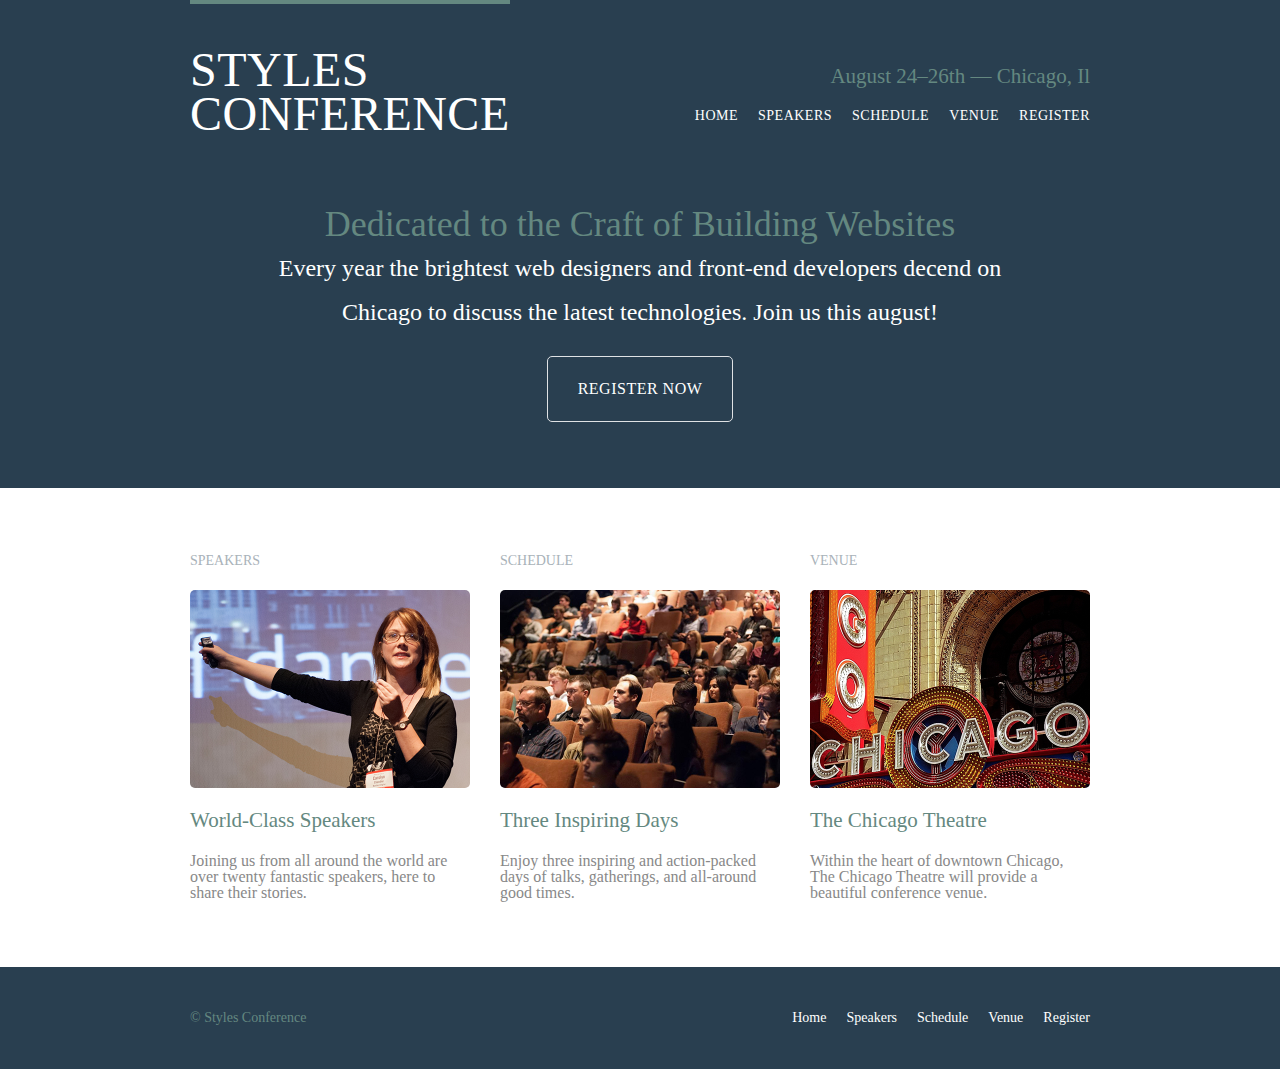
<file: index.html>
<!DOCTYPE html>
<html lang="en">
<head>
  <meta charset="utf-8">
  <link rel="stylesheet" href="./assets/stylesheets/index.css">
  <link rel="stylesheet" href="./assets/stylesheets/main.css">
  <link rel="preconnect" href="https://fonts.googleapis.com">
<link rel="preconnect" href="https://fonts.gstatic.com" crossorigin>
<link href="https://fonts.googleapis.com/css2?family=Comforter&display=swap" rel="stylesheet">
  <title>
  Styles Conference
</title>
</head>
<body>

  <!--Header-->

  <header class="primary-header container group">

  <h1 class="logo">
  <a href="https://reddlake.github.io/styles-conference/">Styles <br> Conference</a>
  </h1>

  <h3 class="tagline">
    August 24&ndash;26th &mdash; Chicago, Il
  </h3>


    <nav class="nav primary-nav">
     <ul>
      <li><a href="https://reddlake.github.io/styles-conference">Home</a></li><!--
     --><li><a href="https://reddlake.github.io/styles-conference/speakers.html">Speakers</a></li><!--
     --><li><a href="https://reddlake.github.io/styles-conference/schedule.html">Schedule</a></li><!--
     --><li><a href="https://reddlake.github.io/styles-conference/venue.html">Venue</a></li><!--
     --><li><a href="https://reddlake.github.io/styles-conference/register.html">Register</a></li>
     </ul>
    </nav>

  </header>

  <!--Hero-->

  <section class="hero container">
    
    <h2>Dedicated to the Craft of Building Websites</h2>

  <p>Every year the brightest web designers
  and front-end developers decend on Chicago
  to discuss the latest technologies. Join us this august!</p>

    <a href="https://reddlake.github.io/styles-conference/register.html" class="btn btn-alt">Register Now</a>

  </section>

      <!--Teasers-->

    <section class="row">
      <div class="grid">

<!-- Speakers -->

      <section class="teaser col-1-3">
      <h5>Speakers</h5>
        <a href="https://reddlake.github.io/styles-conference/speakers.html">
          <img src="assets/images/home/speakers.jpg" alt="Professional Speaker">
      
      <h3>World-Class Speakers</h3>
</a>
      <p>Joining us from all around the world
      are over twenty fantastic speakers,
      here to share their stories.</p>
</section><!--
   schedule 
  --><section class="teaser col-1-3">
    <h5>Schedule</h5>  
    <a href="https://reddlake.github.io/styles-conference/schedule.html">
        <img src="assets/images/home/schedule.jpg">
      
      <h3>Three Inspiring Days</h3>
</a>
      <p>Enjoy three inspiring and action-packed days
      of talks, gatherings, and all-around good times.</p>
    </section><!--
       venue
--><section class="teaser col-1-3">
  <h5>Venue</h5>  
    <a href="https://reddlake.github.io/styles-conference/venue.html">
        <img src="assets/images/home/venue.jpg">
      
      <h3>The Chicago Theatre</h3>
</a>
      <p>Within the heart of downtown Chicago, The Chicago Theatre will provide a beautiful conference venue.</p>
    </section>
      </div>
</section>

  <!--Footer-->

  <footer class="primary-footer container group">
    
    <small>&copy; Styles Conference</small>
    
    <nav class="nav">
      <ul>
       <li><a href="https://reddlake.github.io/styles-conference">Home</a></li><!--
      --><li><a href="https://reddlake.github.io/styles-conference/speakers.html">Speakers</a></li><!--
      --><li><a href="https://reddlake.github.io/styles-conference/schedule.html">Schedule</a></li><!--
      --><li><a href="https://reddlake.github.io/styles-conference/venue.html">Venue</a></li><!--
      --><li><a href="https://reddlake.github.io/styles-conference/register.html">Register</a></li>
      </ul>
     </nav>
  </footer>
</body>
</html>
</file>
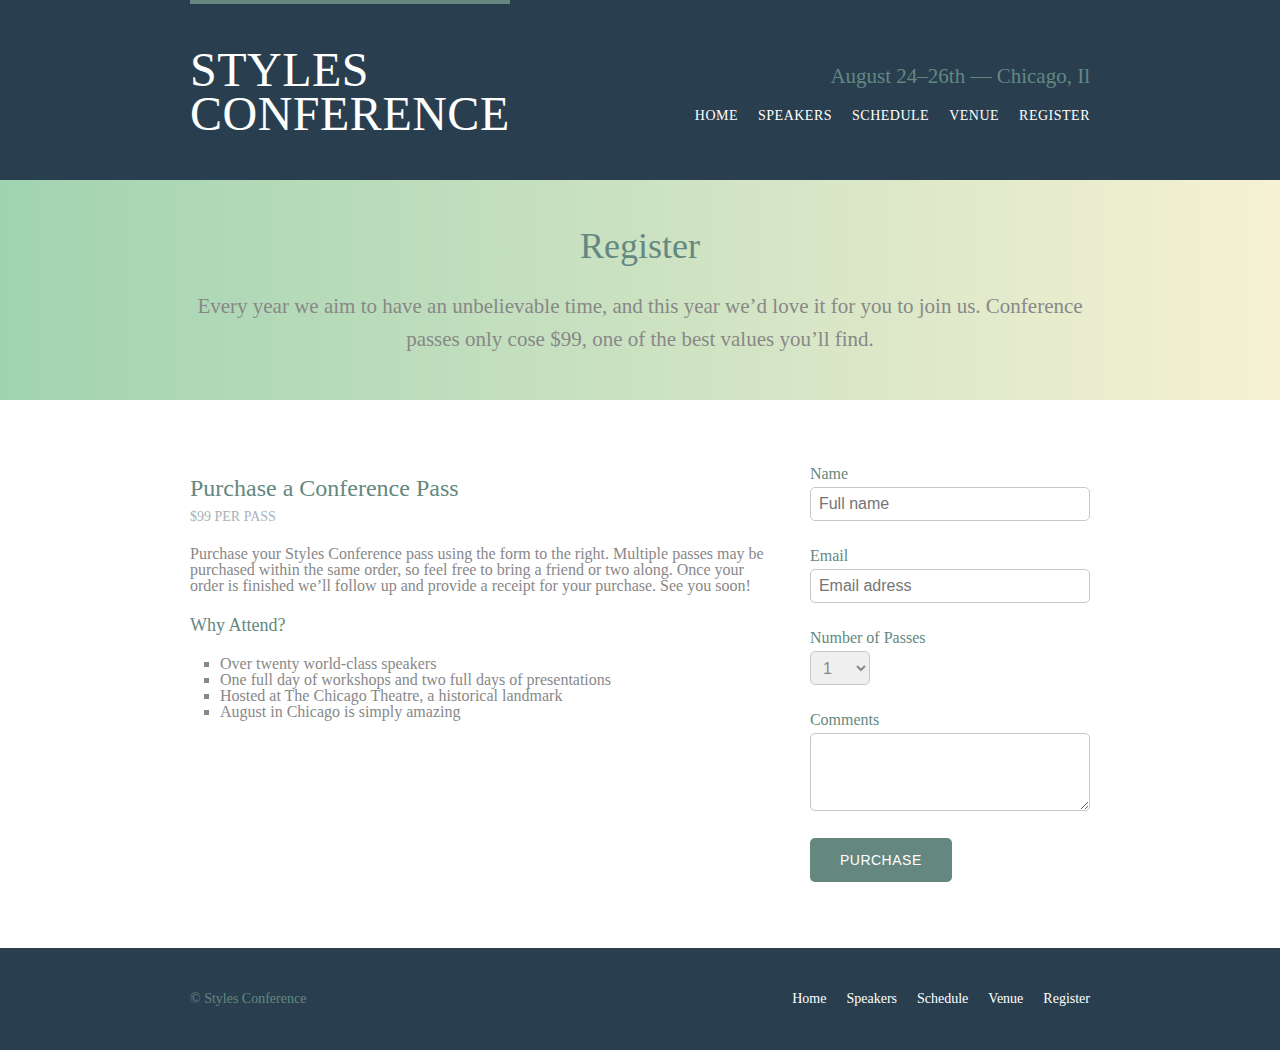
<file: register.html>
<!DOCTYPE html>
<html lang="en">

  <head>
    <meta charset="utf-8">
    <title>Styles Conference</title>
    <link rel="stylesheet" href="./assets/stylesheets/index.css">
    <link rel="stylesheet" href="./assets/stylesheets/main.css">
  </head>

  <body>

    <!-- Header -->

    <header class="primary-header container group">

      <h1 class="logo">
        <a href="https://reddlake.github.io/styles-conference">Styles <br> Conference</a>
      </h1>

      <h3 class="tagline">August 24&ndash;26th &mdash; Chicago, Il</h3>
      
      <nav class="nav primary-nav">
        <ul>
         <li><a href="https://reddlake.github.io/styles-conference">Home</a></li><!--
        --><li><a href="https://reddlake.github.io/styles-conference/speakers.html">Speakers</a></li><!--
        --><li><a href="https://reddlake.github.io/styles-conference/schedule.html">Schedule</a></li><!--
        --><li><a href="https://reddlake.github.io/styles-conference/venue.html">Venue</a></li><!--
        --><li><a href="https://reddlake.github.io/styles-conference/register.html">Register</a></li>
        </ul>
       </nav>

    </header>

    <!-- Lead -->

    <section class="row-alt">
      <div class="lead container">
        <h1>Register</h1>

        <p>Every year we aim to have an unbelievable time,
          and this year we&#8217;d love it for you to join us.
          Conference passes only cose $99, one of the best values you&#8217;ll find.
        </p>

      </div>
    </section>
    <section class="row">
      <div class="grid">
        <section class="col-2-3">
          <h2>Purchase a Conference Pass</h2>
  <h5>$99 per Pass</h5>

  <p>Purchase your Styles Conference pass using the form to the right. Multiple passes may be purchased within the same order, so feel free to bring a friend or two along. Once your order is finished we&#8217;ll follow up and provide a receipt for your purchase. See you soon!</p>

  <h4>Why Attend?</h4>

  <ul class="why-attend">
  <li>Over twenty world-class speakers</li>
    <li>One full day of workshops and two full days of presentations</li>
    <li>Hosted at The Chicago Theatre, a historical landmark</li>
    <li>August in Chicago is simply amazing</li>
  </ul>

  <!-- Form -->
        </section><!--
          
        --><form class="col-1-3" action="#" method="post">
          <fieldset class="register-group">
            <label>
              Name
              <input type="text" name="name" placeholder="Full name" required>
            </label>
            <label>
              Email
              <input type="email" name="email" placeholder="Email adress" required>
            </label>
            <label>
              Number of Passes
              <select name="quantity" required>
                <option value="1" selected>1</option>
                <option value="2">2</option>
                <option value="2">3</option>
                <option value="2">4</option>
                <option value="2">5</option>
              </select>
            </label>
            <label>
              Comments
              <textarea name="comments"></textarea>
            </label>
          </fieldset>
          <input class="btn btn-default" type="submit" name="submit" value="Purchase">
        </form>
      </div>
    </section>

    <!-- Footer -->

    <footer class="primary-footer container group">

      <small>&copy; Styles Conference</small>

      <nav class="nav">
        <ul>
         <li><a href="https://reddlake.github.io/styles-conference">Home</a></li><!--
        --><li><a href="https://reddlake.github.io/styles-conference/speakers.html">Speakers</a></li><!--
        --><li><a href="https://reddlake.github.io/styles-conference/schedule.html">Schedule</a></li><!--
        --><li><a href="https://reddlake.github.io/styles-conference/venue.html">Venue</a></li><!--
        --><li><a href="https://reddlake.github.io/styles-conference/register.html">Register</a></li>
        </ul>
       </nav>

    </footer>

  </body>
</html>
</file>
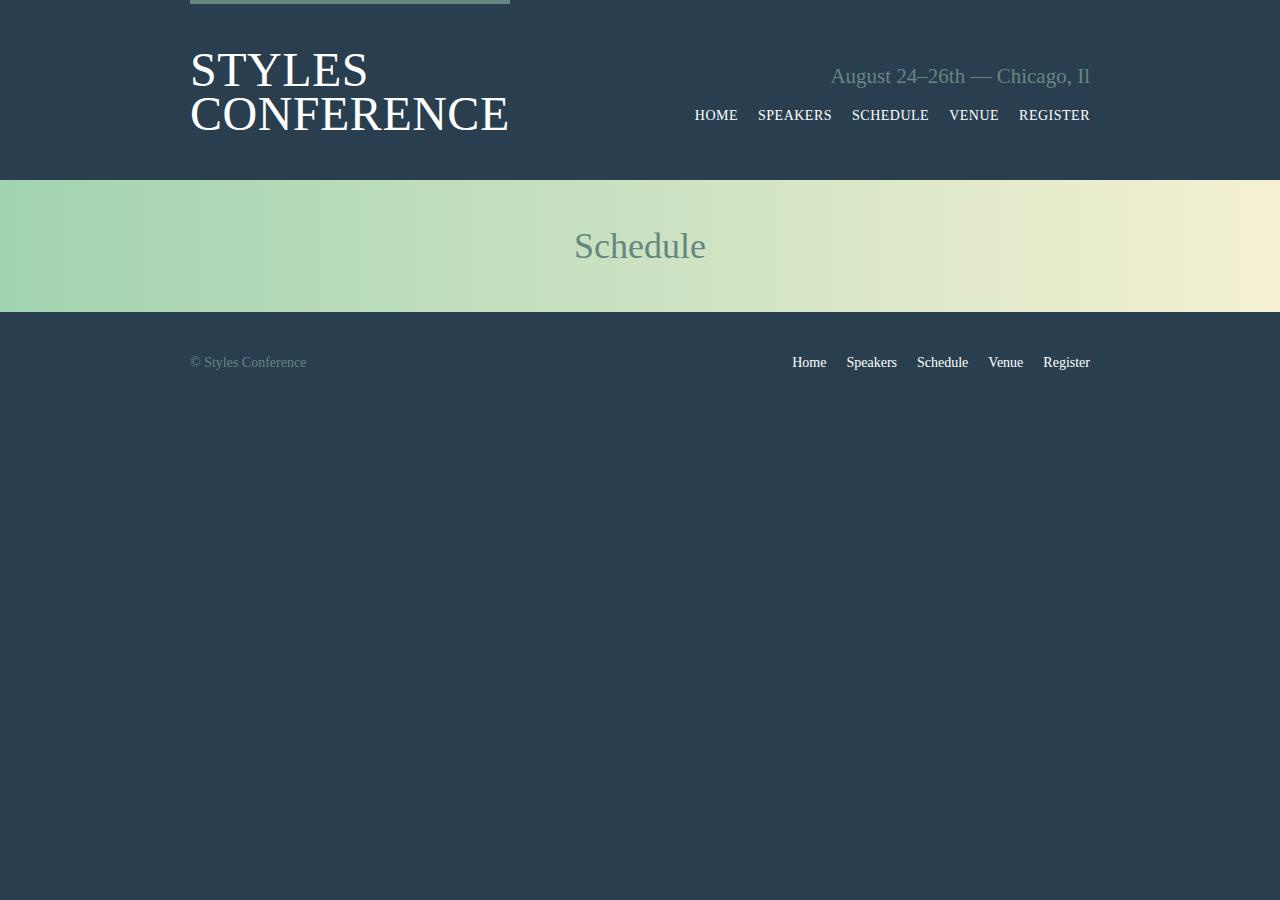
<file: schedule.html>
<!DOCTYPE html>
<html lang="en">

  <head>
    <meta charset="utf-8">
    <title>Styles Conference</title>
    <link rel="stylesheet" href="./assets/stylesheets/index.css">
    <link rel="stylesheet" href="./assets/stylesheets/main.css">
  </head>

  <body>

    <!-- Header -->

    <header class="primary-header container group">

      <h1 class="logo">
        <a href="https://reddlake.github.io/styles-conference">Styles <br> Conference</a>
      </h1>

      <h3 class="tagline">August 24&ndash;26th &mdash; Chicago, Il</h3>

      <nav class="nav primary-nav">
        <ul>
         <li><a href="https://reddlake.github.io/styles-conference">Home</a></li><!--
        --><li><a href="https://reddlake.github.io/styles-conference/speakers.html">Speakers</a></li><!--
        --><li><a href="https://reddlake.github.io/styles-conference/schedule.html">Schedule</a></li><!--
        --><li><a href="https://reddlake.github.io/styles-conference/venue.html">Venue</a></li><!--
        --><li><a href="https://reddlake.github.io/styles-conference/register.html">Register</a></li>
        </ul>
       </nav>

    </header>

    <!-- Lead -->

    <section class="row-alt">
      <div class="lead container">
        <h1>Schedule</h1>
        <p></p>
      </div>
    </section>

    <!-- Footer -->

    <footer class="primary-footer container group">

      <small>&copy; Styles Conference</small>

      <nav class="nav">
        <ul>
         <li><a href="https://reddlake.github.io/styles-conference">Home</a></li><!--
        --><li><a href="https://reddlake.github.io/styles-conference/speakers.html">Speakers</a></li><!--
        --><li><a href="https://reddlake.github.io/styles-conference/schedule.html">Schedule</a></li><!--
        --><li><a href="https://reddlake.github.io/styles-conference/venue.html">Venue</a></li><!--
        --><li><a href="https://reddlake.github.io/styles-conference/register.html">Register</a></li>
        </ul>
       </nav>

    </footer>

  </body>
</html>
</file>
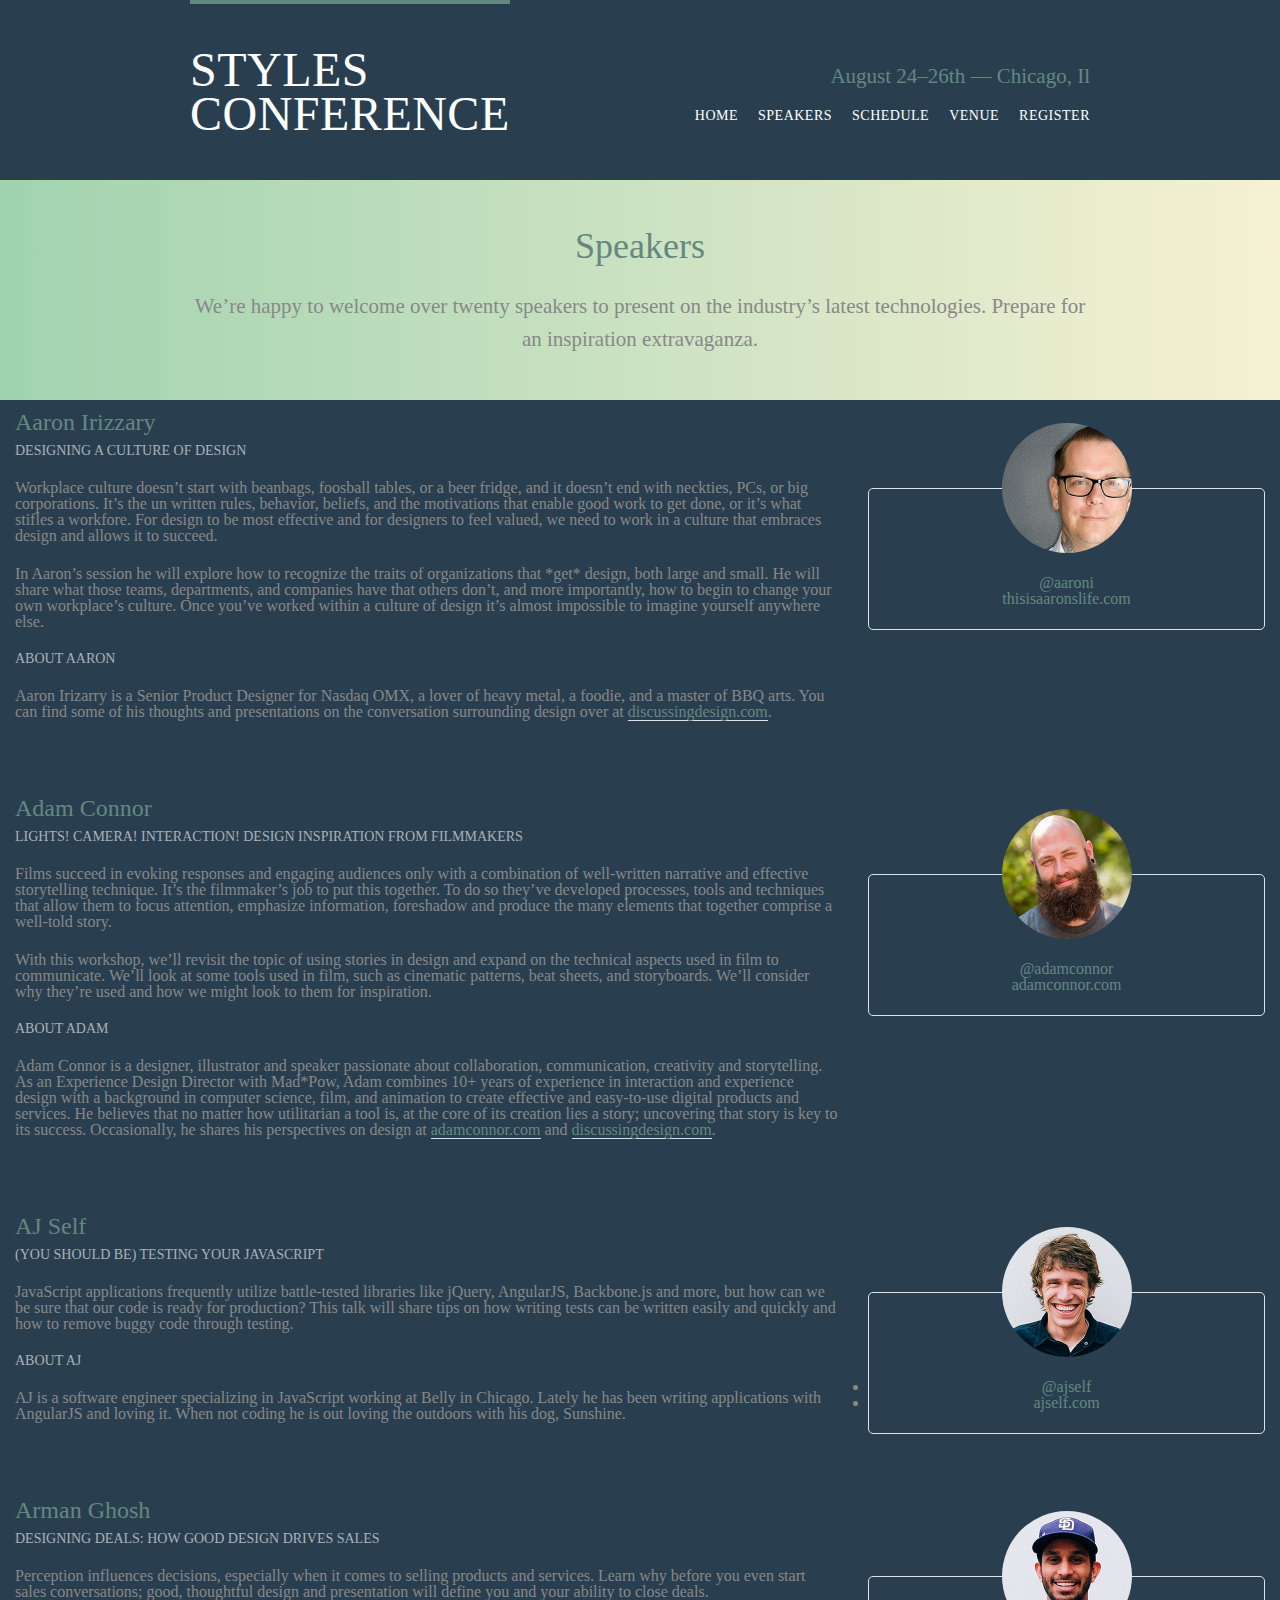
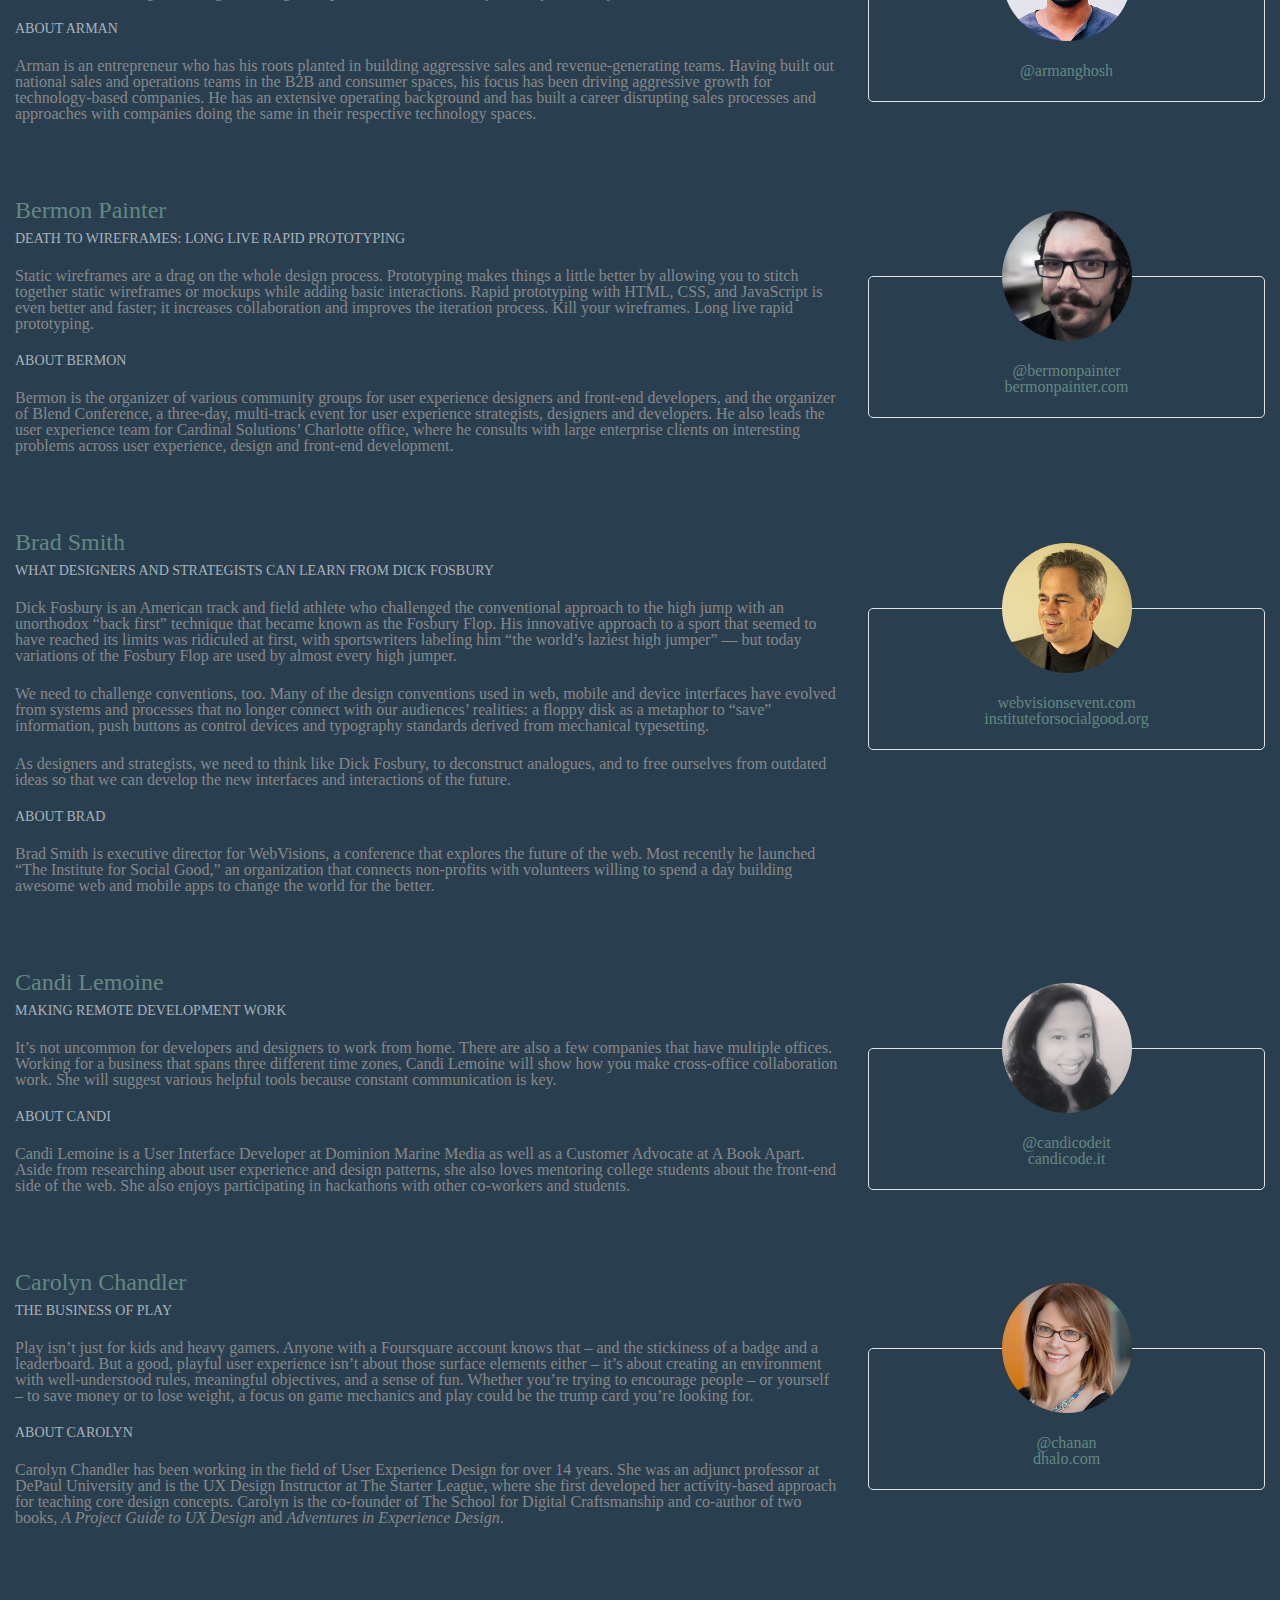
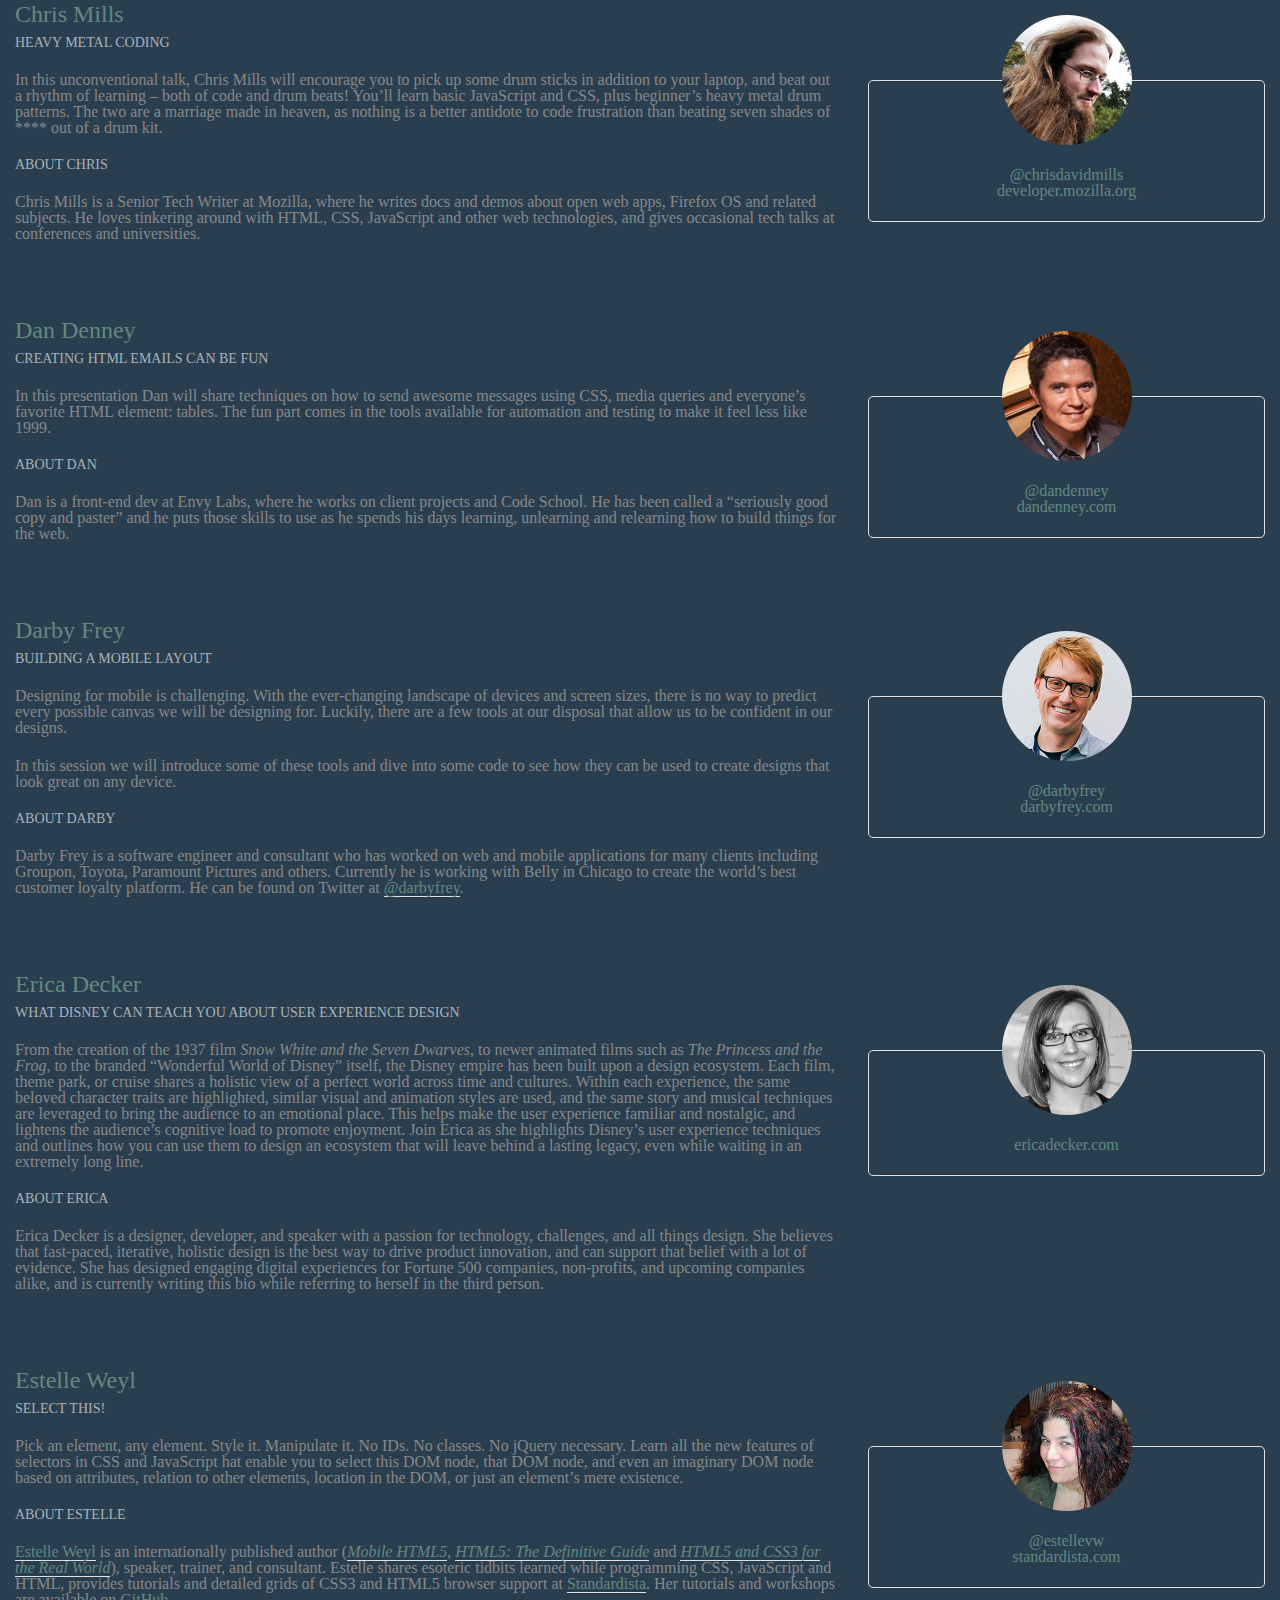
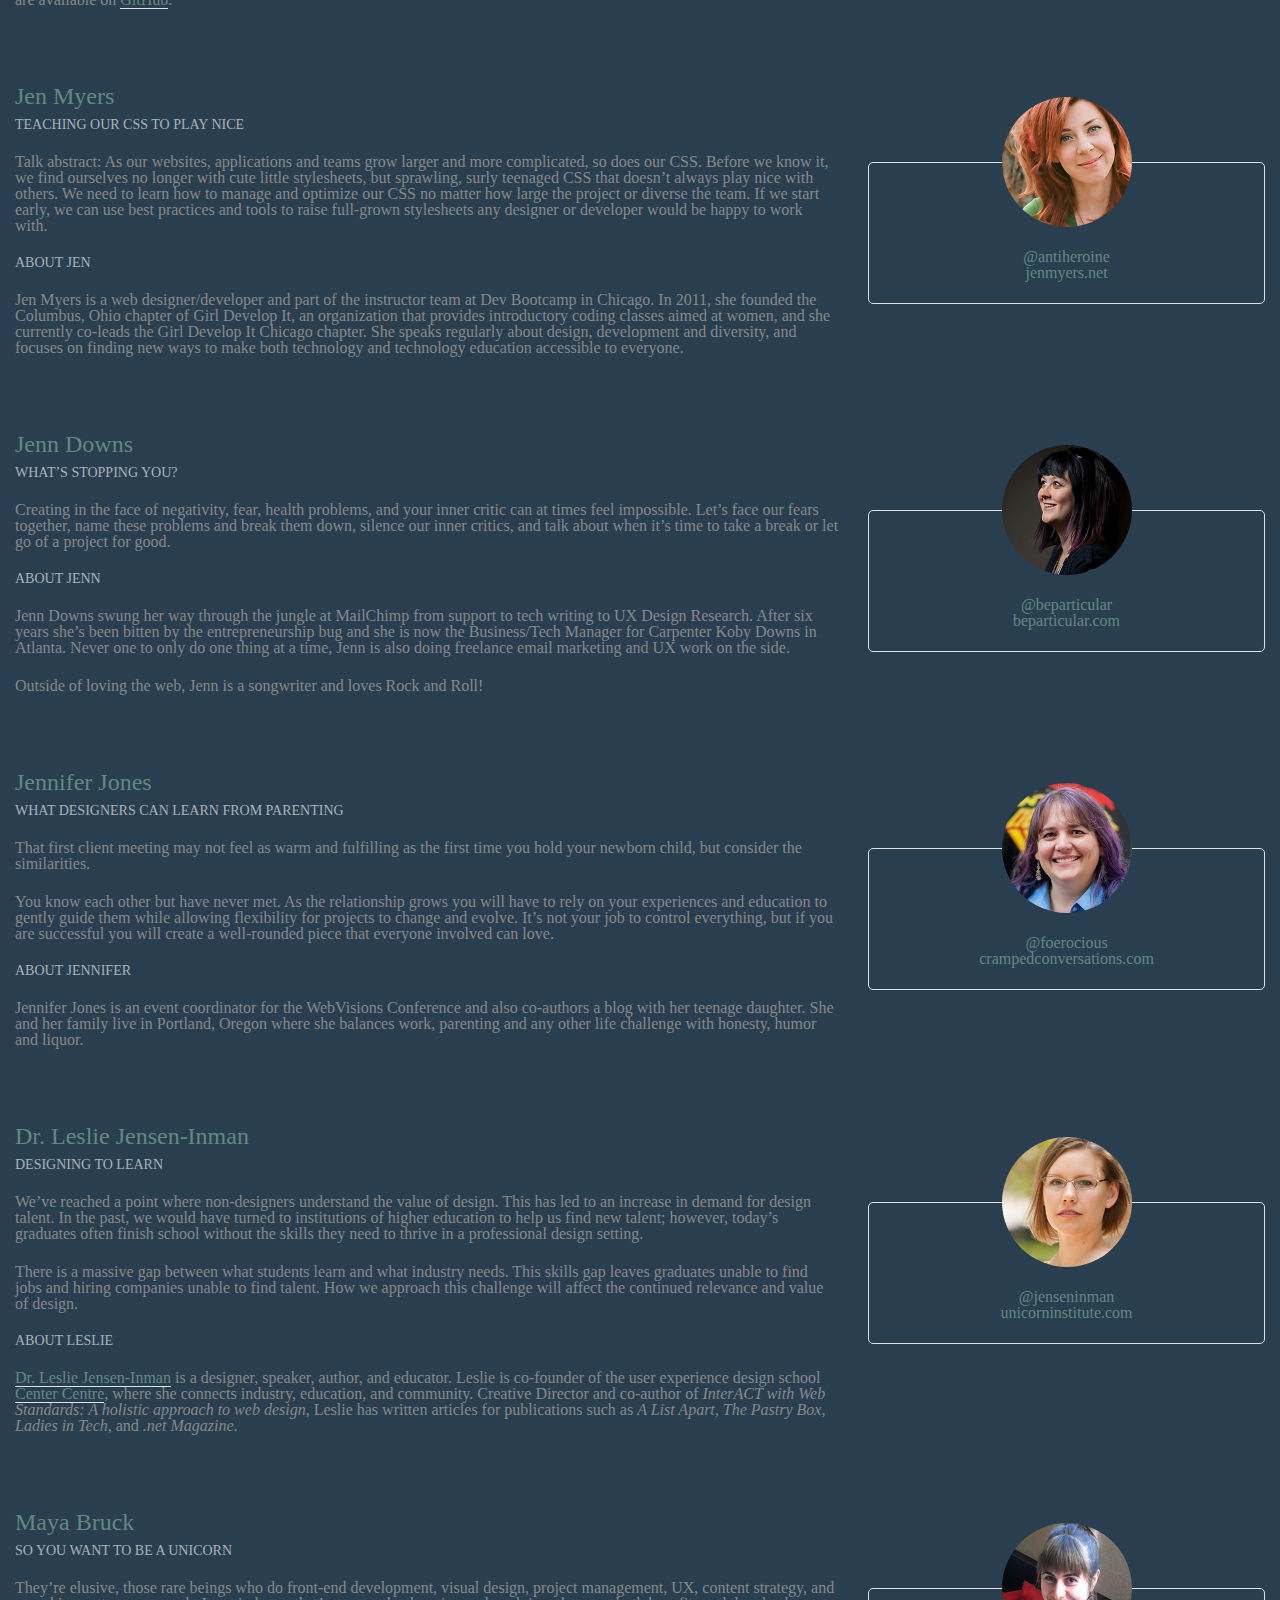
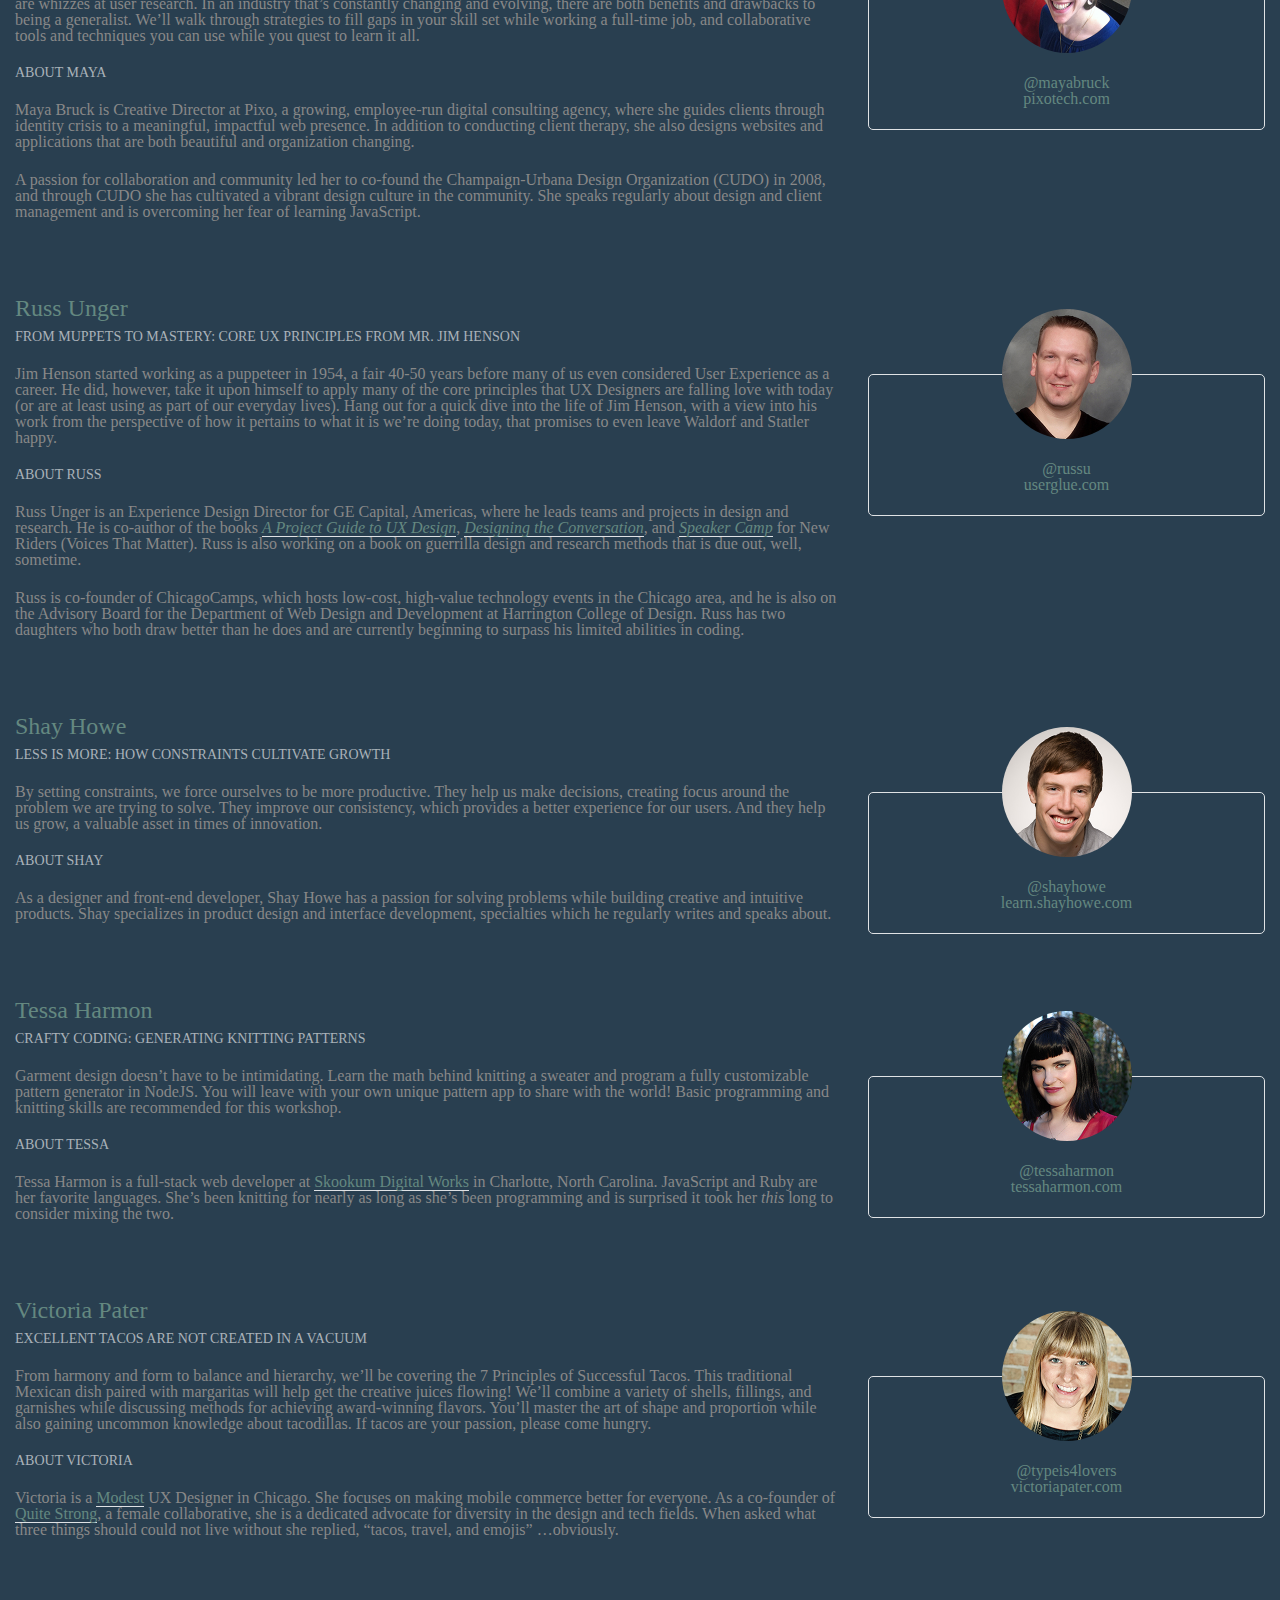
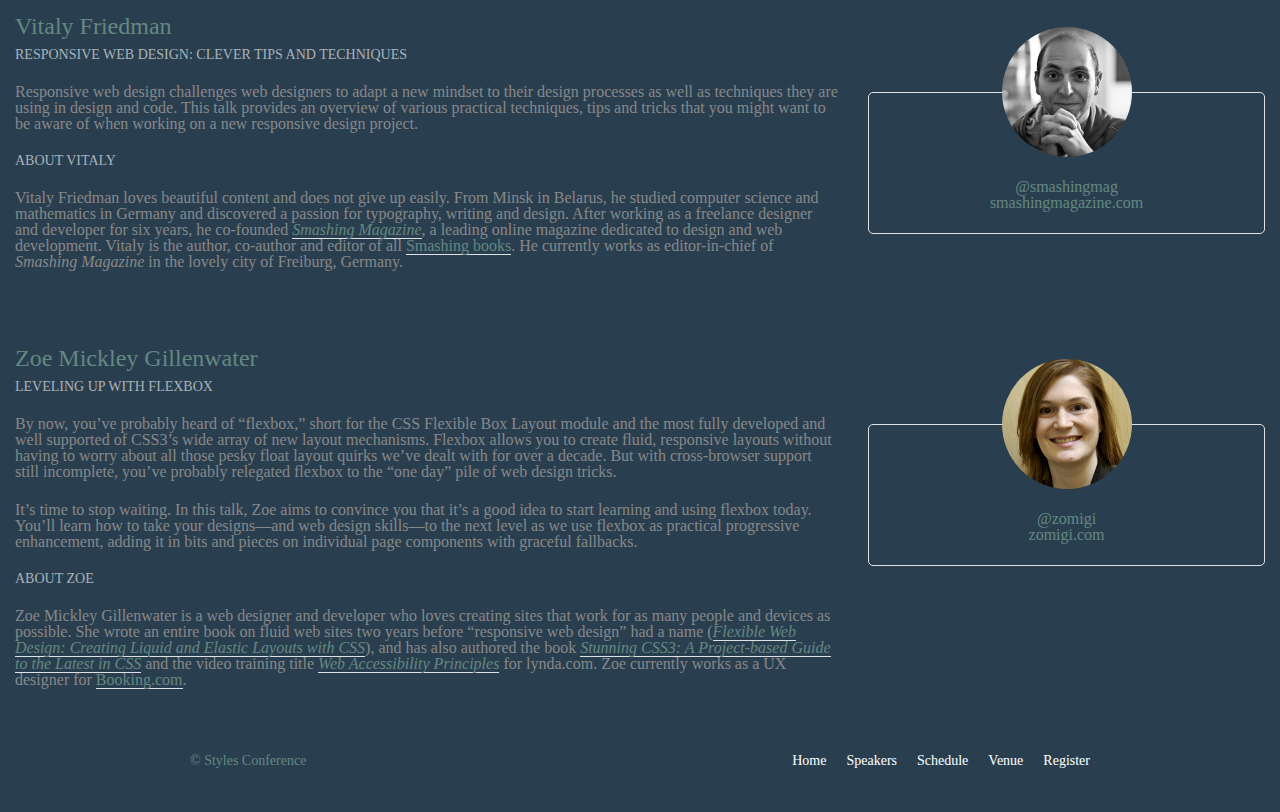
<file: speakers.html>
<!DOCTYPE html>
<html lang="en">

  <head>
    <meta charset="utf-8">
    <title>Styles Conference</title>
    <link rel="stylesheet" href="./assets/stylesheets/index.css">
    <link rel="stylesheet" href="./assets/stylesheets/main.css">
  </head>

  <body>

    <!-- Header -->

    <header class="primary-header container group">

      <h1 class="logo">
        <a href="https://reddlake.github.io/styles-conference">Styles <br> Conference</a>
      </h1>

      <h3 class="tagline">August 24&ndash;26th &mdash; Chicago, Il</h3>

      <nav class="nav primary-nav">
        <ul>
         <li><a href="https://reddlake.github.io/styles-conference">Home</a></li><!--
        --><li><a href="https://reddlake.github.io/styles-conference/speakers.html">Speakers</a></li><!--
        --><li><a href="https://reddlake.github.io/styles-conference/schedule.html">Schedule</a></li><!--
        --><li><a href="https://reddlake.github.io/styles-conference/venue.html">Venue</a></li><!--
        --><li><a href="https://reddlake.github.io/styles-conference/register.html">Register</a></li>
        </ul>
       </nav>

    </header>

    <!-- Lead -->

    <section class="row-alt">
      <div class="lead container">
        <h1>Speakers</h1>
        <p>We&#8217;re happy to welcome over twenty speakers to present on the industry&#8217;s latest technologies.
          Prepare for an inspiration extravaganza.
        </p>
      </div>

    </section>

    <!-- Aaron Irizarry -->
    
    <section class="speaker" id="aaron-irizarry">
      <div class="col-2-3">
        <h2>Aaron Irizzary</h2>
        <h5>Designing a Culture of Design</h5>
        <p>
          Workplace culture doesn&#8217;t start with beanbags, foosball tables, or a beer fridge,
          and it doesn&#8217;t end with neckties, PCs, or big corporations. It&#8217;s the un written rules, 
          behavior, beliefs, and the motivations that enable good work to get done, 
          or it&#8217;s what stifles a workfore. For design to be most effective and for 
          designers to feel valued, we need to work in a culture that embraces design and allows it to succeed.
        </p>
        <p>
          In Aaron&#8217;s session he will explore how to recognize the traits of organizations that *get* design, 
          both large and small. He will share what those teams, departments, and companies have that others don&#8217;t, 
          and more importantly, how to begin to change your own workplace&#8217;s culture. Once you&#8217;ve worked within 
          a culture of design it&#8217;s almost impossible to imagine yourself anywhere else.
        </p>
        <h5>About Aaron</h5>
        <p>
          Aaron Irizarry is a Senior Product Designer for Nasdaq OMX, a lover of heavy metal, a foodie, and a master of BBQ arts. 
          You can find some of his thoughts and presentations on the conversation surrounding design over at <a href="http://www.discussingdesign.com/">discussingdesign.com</a>.
        </p>
      </div><!--

      --><aside class="col-1-3">
        <div class="speaker-info">
          <img src="assets/images/speakers/aaron-irizarry.jpg">
          <ul>
            <li><a href="https://twitter.com/aaroni">@aaroni</a></li>
            <li><a href="http://www.thisisaaronslife.com/">thisisaaronslife.com</a></li>
          </ul>

        </div>
      </aside>
    </section>

    <!-- Adam Connor -->

    <section class="speaker" id="adam-connor">

      <div class="col-2-3">

        <h2>Adam Connor</h2>
        <h5>Lights! Camera! Interaction! Design Inspiration from Filmmakers</h5>

        <p>Films succeed in evoking responses and engaging audiences only with a combination of well-written narrative and effective storytelling technique. It&#8217;s the filmmaker&#8217;s job to put this together. To do so they&#8217;ve developed processes, tools and techniques that allow them to focus attention, emphasize information, foreshadow and produce the many elements that together comprise a well-told story.</p>

        <p>With this workshop, we&#8217;ll revisit the topic of using stories in design and expand on the technical aspects used in film to communicate. We&#8217;ll look at some tools used in film, such as cinematic patterns, beat sheets, and storyboards. We&#8217;ll consider why they&#8217;re used and how we might look to them for inspiration.</p>

        <h5>About Adam</h5>

        <p>Adam Connor is a designer, illustrator and speaker passionate about collaboration, communication, creativity and storytelling. As an Experience Design Director with Mad*Pow, Adam combines 10+ years of experience in interaction and experience design with a background in computer science, film, and animation to create effective and easy-to-use digital products and services. He believes that no matter how utilitarian a tool is, at the core of its creation lies a story; uncovering that story is key to its success. Occasionally, he shares his perspectives on design at <a href="http://adamconnor.com/">adamconnor.com</a> and <a href="http://www.discussingdesign.com/">discussingdesign.com</a>.</p>

      </div><!--
        
      --><aside class="col-1-3">
        <div class="speaker-info">
          <img src="assets/images/speakers/adam-connor.jpg">
          <ul>
            <li><a href="https://twitter.com/adamconnor">@adamconnor</a></li>
            <li><a href="http://adamconnor.com/">adamconnor.com</a></li>
          </ul>

        </div>
      </aside>

    </section>

    <!-- AJ Self -->

    <section class="speaker" id="aj-self">

      <div class="col-2-3">

        <h2>AJ Self</h2>
        <h5>(You Should Be) Testing Your JavaScript</h5>

        <p>JavaScript applications frequently utilize battle-tested libraries like jQuery, AngularJS, Backbone.js and more, but how can we be sure that our code is ready for production? This talk will share tips on how writing tests can be written easily and quickly and how to remove buggy code through testing.</p>

        <h5>About AJ</h5>

        <p>AJ is a software engineer specializing in JavaScript working at Belly in Chicago. Lately he has been writing applications with AngularJS and loving it. When not coding he is out loving the outdoors with his dog, Sunshine.</p>

      </div><!--

      --><aside class="col-1-3">
        <div class="speaker-info">
          <img src="assets/images/speakers/aj-self.jpg"
          <ul>
            <li><a href="https://twitter.com/ajself">@ajself</a></li>
            <li><a href="http://www.ajself.com/">ajself.com</a></li>
          </ul>

        </div>
      </aside>

    </section>

    <!-- Arman Ghosh -->

    <section class="speaker" id="arman-ghosh">

      <div class="col-2-3">

        <h2>Arman Ghosh</h2>
        <h5>Designing Deals: How Good Design Drives Sales</h5>

        <p>Perception influences decisions, especially when it comes to selling products and services. Learn why before you even start sales conversations; good, thoughtful design and presentation will define you and your ability to close deals.</p>

        <h5>About Arman</h5>

        <p>Arman is an entrepreneur who has his roots planted in building aggressive sales and revenue-generating teams. Having built out national sales and operations teams in the B2B and consumer spaces, his focus has been driving aggressive growth for technology-based companies. He has an extensive operating background and has built a career disrupting sales processes and approaches with companies doing the same in their respective technology spaces.</p>

      </div><!--

      --><aside class="col-1-3">
        <div class="speaker-info">
          <img src="assets/images/speakers/arman-ghosh.jpg">
          <ul>
            <li><a href="https://twitter.com/armanghosh">@armanghosh</a></li>
          </ul>

        </div>
      </aside>

    </section>

    <!-- Bermon Painter -->

    <section class="speaker" id="bermon-painter">

      <div class="col-2-3">

        <h2>Bermon Painter</h2>
        <h5>Death to Wireframes: Long Live Rapid Prototyping</h5>

        <p>Static wireframes are a drag on the whole design process. Prototyping makes things a little better by allowing you to stitch together static wireframes or mockups while adding basic interactions. Rapid prototyping with HTML, CSS, and JavaScript is even better and faster; it increases collaboration and improves the iteration process. Kill your wireframes. Long live rapid prototyping.</p>

        <h5>About Bermon</h5>

        <p>Bermon is the organizer of various community groups for user experience designers and front-end developers, and the organizer of Blend Conference, a three-day, multi-track event for user experience strategists, designers and developers. He also leads the user experience team for Cardinal Solutions&#8217; Charlotte office, where he consults with large enterprise clients on interesting problems across user experience, design and front-end development.</p>

      </div><!--

      --><aside class="col-1-3">
        <div class="speaker-info">
          <img src="assets/images/speakers/bermon-painter.jpg">
          <ul>
            <li><a href="https://twitter.com/bermonpainter">@bermonpainter</a></li>
            <li><a href="http://bermonpainter.com/">bermonpainter.com</a></li>
          </ul>

        </div>
      </aside>

    </section>

    <!-- Brad Smith -->

    <section class="speaker" id="brad-smith">

      <div class="col-2-3">

        <h2>Brad Smith</h2>
        <h5>What Designers and Strategists Can Learn from Dick Fosbury</h5>

        <p>Dick Fosbury is an American track and field athlete who challenged the conventional approach to the high jump with an unorthodox &#8220;back first&#8221; technique that became known as the Fosbury Flop. His innovative approach to a sport that seemed to have reached its limits was ridiculed at first, with sportswriters labeling him &#8220;the world&#8217;s laziest high jumper&#8221; &#8212; but today variations of the Fosbury Flop are used by almost every high jumper.</p>

        <p>We need to challenge conventions, too. Many of the design conventions used in web, mobile and device interfaces have evolved from systems and processes that no longer connect with our audiences&#8217; realities: a floppy disk as a metaphor to &#8220;save&#8221; information, push buttons as control devices and typography standards derived from mechanical typesetting.</p>

        <p>As designers and strategists, we need to think like Dick Fosbury, to deconstruct analogues, and to free ourselves from outdated ideas so that we can develop the new interfaces and interactions of the future.</p>

        <h5>About Brad</h5>

        <p>Brad Smith is executive director for WebVisions, a conference that explores the future of the web. Most recently he launched &#8220;The Institute for Social Good,&#8221; an organization that connects non-profits with volunteers willing to spend a day building awesome web and mobile apps to change the world for the better.</p>

      </div><!--

      --><aside class="col-1-3">
        <div class="speaker-info">
          <img src="/assets/images/speakers/brad-smith.jpg">
          <ul>
            <li><a href="http://www.webvisionsevent.com/">webvisionsevent.com</a></li>
            <li><a href="http://www.instituteforsocialgood.org/">instituteforsocialgood.org</a></li>
          </ul>

        </div>
      </aside>

    </section>

    <!-- Candi Lemoine -->

    <section class="speaker" id="candi-lemoine">

      <div class="col-2-3">

        <h2>Candi Lemoine</h2>
        <h5>Making Remote Development Work</h5>

        <p>It&#8217;s not uncommon for developers and designers to work from home. There are also a few companies that have multiple offices. Working for a business that spans three different time zones, Candi Lemoine will show how you make cross-office collaboration work. She will suggest various helpful tools because constant communication is key.</p>

        <h5>About Candi</h5>

        <p>Candi Lemoine is a User Interface Developer at Dominion Marine Media as well as a Customer Advocate at A Book Apart. Aside from researching about user experience and design patterns, she also loves mentoring college students about the front-end side of the web. She also enjoys participating in hackathons with other co-workers and students.</p>

      </div><!--

      --><aside class="col-1-3">
        <div class="speaker-info">
          <img src="/assets/images/speakers/candi-lemoine.jpg">
          <ul>
            <li><a href="https://twitter.com/candicodeit">@candicodeit</a></li>
            <li><a href="http://candicode.it/">candicode.it</a></li>
          </ul>

        </div>
      </aside>

    </section>

    <!-- Carolyn Chandler -->

    <section class="speaker" id="carolyn-chandler">
      <div class="col-2-3">

        <h2>Carolyn Chandler</h2>
        <h5>The Business of Play</h5>

        <p>Play isn&#8217;t just for kids and heavy gamers. Anyone with a Foursquare account knows that &#8211; and the stickiness of a badge and a leaderboard. But a good, playful user experience isn&#8217;t about those surface elements either &#8211; it&#8217;s about creating an environment with well-understood rules, meaningful objectives, and a sense of fun. Whether you&#8217;re trying to encourage people &#8211; or yourself &#8211; to save money or to lose weight, a focus on game mechanics and play could be the trump card you&#8217;re looking for.</p>

        <h5>About Carolyn</h5>

        <p>Carolyn Chandler has been working in the field of User Experience Design for over 14 years. She was an adjunct professor at DePaul University and is the UX Design Instructor at The Starter League, where she first developed her activity-based approach for teaching core design concepts. Carolyn is the co-founder of The School for Digital Craftsmanship and co-author of two books, <cite>A Project Guide to UX Design</cite> and <cite>Adventures in Experience Design</cite>.</p>

      </div><!--

      --><aside class="col-1-3">
        <div class="speaker-info">
          <img src="/assets/images/speakers/carolyn-chandler.jpg">
          <ul>
            <li><a href="https://twitter.com/chanan">@chanan</a></li>
            <li><a href="http://www.dhalo.com/">dhalo.com</a></li>
          </ul>

        </div>
      </aside>

    </section>

    <!-- Chris Mills -->

    <section class="speaker" id="chris-mills">

      <div class="col-2-3">

        <h2>Chris Mills</h2>
        <h5>Heavy Metal Coding</h5>

        <p>In this unconventional talk, Chris Mills will encourage you to pick up some drum sticks in addition to your laptop, and beat out a rhythm of learning &#8211; both of code and drum beats! You&#8217;ll learn basic JavaScript and CSS, plus beginner&#8217;s heavy metal drum patterns. The two are a marriage made in heaven, as nothing is a better antidote to code frustration than beating seven shades of **** out of a drum kit.</p>

        <h5>About Chris</h5>

        <p>Chris Mills is a Senior Tech Writer at Mozilla, where he writes docs and demos about open web apps, Firefox OS and related subjects. He loves tinkering around with HTML, CSS, JavaScript and other web technologies, and gives occasional tech talks at conferences and universities.</p>

      </div><!--

      --><aside class="col-1-3">
        <div class="speaker-info">
          <img src="/assets/images/speakers/chris-mills.jpg">
          <ul>
            <li><a href="https://twitter.com/chrisdavidmills">@chrisdavidmills</a></li>
            <li><a href="https://developer.mozilla.org/">developer.mozilla.org</a></li>
          </ul>

        </div>
      </aside>

    </section>

    <!-- Dan Denney -->

    <section class="speaker" id="dan-denney">

      <div class="col-2-3">

        <h2>Dan Denney</h2>
        <h5>Creating HTML Emails Can Be Fun</h5>

        <p>In this presentation Dan will share techniques on how to send awesome messages using CSS, media queries and everyone&#8217;s favorite HTML element: tables. The fun part comes in the tools available for automation and testing to make it feel less like 1999.</p>

        <h5>About Dan</h5>

        <p>Dan is a front-end dev at Envy Labs, where he works on client projects and Code School. He has been called a &#8220;seriously good copy and paster&#8221; and he puts those skills to use as he spends his days learning, unlearning and relearning how to build things for the web.</p>

      </div><!--

      --><aside class="col-1-3">
        <div class="speaker-info">
          <img src="/assets/images/speakers/dan-denney.jpg">
          <ul>
            <li><a href="https://twitter.com/dandenney">@dandenney</a></li>
            <li><a href="http://dandenney.com/">dandenney.com</a></li>
          </ul>

        </div>
      </aside>

    </section>

    <!-- Darby Frey -->

    <section class="speaker" id="darby-frey">

      <div class="col-2-3">

        <h2>Darby Frey</h2>
        <h5>Building a Mobile Layout</h5>

        <p>Designing for mobile is challenging. With the ever-changing landscape of devices and screen sizes, there is no way to predict every possible canvas we will be designing for. Luckily, there are a few tools at our disposal that allow us to be confident in our designs.</p>

        <p>In this session we will introduce some of these tools and dive into some code to see how they can be used to create designs that look great on any device.</p>

        <h5>About Darby</h5>

        <p>Darby Frey is a software engineer and consultant who has worked on web and mobile applications for many clients including Groupon, Toyota, Paramount Pictures and others. Currently he is working with Belly in Chicago to create the world&#8217;s best customer loyalty platform. He can be found on Twitter at <a href="https://twitter.com/darbyfrey">@darbyfrey</a>.</p>

      </div><!--

      --><aside class="col-1-3">
        <div class="speaker-info">
          <img src="/assets/images/speakers/darby-frey.jpg">
          <ul>
            <li><a href="https://twitter.com/darbyfrey">@darbyfrey</a></li>
            <li><a href="http://darbyfrey.com/">darbyfrey.com</a></li>
          </ul>

        </div>
      </aside>

    </section>

    <!-- Erica Decker -->

    <section class="speaker" id="erica-decker">

      <div class="col-2-3">

        <h2>Erica Decker</h2>
        <h5>What Disney Can Teach You about User Experience Design</h5>

        <p>From the creation of the 1937 film <cite>Snow White and the Seven Dwarves</cite>, to newer animated films such as <cite>The Princess and the Frog</cite>, to the branded &#8220;Wonderful World of Disney&#8221; itself, the Disney empire has been built upon a design ecosystem. Each film, theme park, or cruise shares a holistic view of a perfect world across time and cultures. Within each experience, the same beloved character traits are highlighted, similar visual and animation styles are used, and the same story and musical techniques are leveraged to bring the audience to an emotional place. This helps make the user experience familiar and nostalgic, and lightens the audience&#8217;s cognitive load to promote enjoyment. Join Erica as she highlights Disney&#8217;s user experience techniques and outlines how you can use them to design an ecosystem that will leave behind a lasting legacy, even while waiting in an extremely long line.</p>

        <h5>About Erica</h5>

        <p>Erica Decker is a designer, developer, and speaker with a passion for technology, challenges, and all things design. She believes that fast-paced, iterative, holistic design is the best way to drive product innovation, and can support that belief with a lot of evidence. She has designed engaging digital experiences for Fortune 500 companies, non-profits, and upcoming companies alike, and is currently writing this bio while referring to herself in the third person.</p>

      </div><!--

      --><aside class="col-1-3">
        <div class="speaker-info">
          <img src="/assets/images/speakers/erica-decker.jpg">
          <ul>
            <li><a href="http://ericadecker.com/">ericadecker.com</a></li>
          </ul>

        </div>
      </aside>

    </section>

    <!-- Estelle Weyl -->

    <section class="speaker" id="estelle-weyl">

      <div class="col-2-3">

        <h2>Estelle Weyl</h2>
        <h5>Select This!</h5>

        <p>Pick an element, any element. Style it. Manipulate it. No IDs. No classes. No jQuery necessary. Learn all the new features of selectors in CSS and JavaScript hat enable you to select this DOM node, that DOM node, and even an imaginary DOM node based on attributes, relation to other elements, location in the DOM, or just an element&#8217;s mere existence.</p>

        <h5>About Estelle</h5>

        <p><a href="https://twitter.com/estellevw">Estelle Weyl</a> is an internationally published author (<cite><a href="http://shop.oreilly.com/product/0636920021711.do">Mobile HTML5</a></cite>, <cite><a href="http://shop.oreilly.com/product/0636920018063.do">HTML5: The Definitive Guide</a></cite> and <cite><a href="http://shop.oreilly.com/product/9780980846904.do">HTML5 and CSS3 for the Real World</a></cite>), speaker, trainer, and consultant. Estelle shares esoteric tidbits learned while programming CSS, JavaScript and HTML, provides tutorials and detailed grids of CSS3 and HTML5 browser support at <a href="http://www.standardista.com/">Standardista</a>. Her tutorials and workshops are available on <a href="http://estelle.github.io/">GitHub</a>.</p>

      </div><!--

      --><aside class="col-1-3">
        <div class="speaker-info">
          <img src="/assets/images/speakers/estelle-weyl.jpg">
          <ul>
            <li><a href="https://twitter.com/estellevw">@estellevw</a></li>
            <li><a href="http://standardista.com/">standardista.com</a></li>
          </ul>

        </div>
      </aside>

    </section>

    <!-- Jen Myers -->

    <section class="speaker" id="jen-myers">

      <div class="col-2-3">

        <h2>Jen Myers</h2>
        <h5>Teaching Our CSS to Play Nice</h5>

        <p>Talk abstract: As our websites, applications and teams grow larger and more complicated, so does our CSS. Before we know it, we find ourselves no longer with cute little stylesheets, but sprawling, surly teenaged CSS that doesn&#8217;t always play nice with others. We need to learn how to manage and optimize our CSS no matter how large the project or diverse the team. If we start early, we can use best practices and tools to raise full-grown stylesheets any designer or developer would be happy to work with.</p>

        <h5>About Jen</h5>

        <p>Jen Myers is a web designer/developer and part of the instructor team at Dev Bootcamp in Chicago. In 2011, she founded the Columbus, Ohio chapter of Girl Develop It, an organization that provides introductory coding classes aimed at women, and she currently co-leads the Girl Develop It Chicago chapter. She speaks regularly about design, development and diversity, and focuses on finding new ways to make both technology and technology education accessible to everyone.</p>

      </div><!--

      --><aside class="col-1-3">
        <div class="speaker-info">
          <img src="/assets/images/speakers/jen-myers.jpg">
          <ul>
            <li><a href="https://twitter.com/antiheroine">@antiheroine</a></li>
            <li><a href="http://jenmyers.net/">jenmyers.net</a></li>
          </ul>

        </div>
      </aside>

    </section>

    <!-- Jenn Downs -->

    <section class="speaker" id="jenn-downs">

      <div class="col-2-3">

        <h2>Jenn Downs</h2>
        <h5>What&#8217;s Stopping You?</h5>

        <p>Creating in the face of negativity, fear, health problems, and your inner critic can at times feel impossible. Let&#8217;s face our fears together, name these problems and break them down, silence our inner critics, and talk about when it&#8217;s time to take a break or let go of a project for good.</p>

        <h5>About Jenn</h5>

        <p>Jenn Downs swung her way through the jungle at MailChimp from support to tech writing to UX Design Research. After six years she&#8217;s been bitten by the entrepreneurship bug and she is now the Business/Tech Manager for Carpenter Koby Downs in Atlanta. Never one to only do one thing at a time, Jenn is also doing freelance email marketing and UX work on the side.</p>

        <p>Outside of loving the web, Jenn is a songwriter and loves Rock and Roll!</p>

      </div><!--

      --><aside class="col-1-3">
        <div class="speaker-info">
          <img src="/assets/images/speakers/jenn-downs.jpg">
          <ul>
            <li><a href="https://twitter.com/beparticular">@beparticular</a></li>
            <li><a href="http://beparticular.com/">beparticular.com</a></li>
          </ul>

        </div>
      </aside>

    </section>

    <!-- Jennifer Jones -->

    <section class="speaker" id="jennifer-jones">

      <div class="col-2-3">

        <h2>Jennifer Jones</h2>
        <h5>What Designers Can Learn from Parenting</h5>

        <p>That first client meeting may not feel as warm and fulfilling as the first time you hold your newborn child, but consider the similarities.</p>

        <p>You know each other but have never met. As the relationship grows you will have to rely on your experiences and education to gently guide them while allowing flexibility for projects to change and evolve. It&#8217;s not your job to control everything, but if you are successful you will create a well-rounded piece that everyone involved can love.</p>

        <h5>About Jennifer</h5>

        <p>Jennifer Jones is an event coordinator for the WebVisions Conference and also co-authors a blog with her teenage daughter. She and her family live in Portland, Oregon where she balances work, parenting and any other life challenge with honesty, humor and liquor.</p>

      </div><!--

      --><aside class="col-1-3">
        <div class="speaker-info">
          <img src="/assets/images/speakers/jennifer-jones.jpg">
          <ul>
            <li><a href="https://twitter.com/Foerocious">@foerocious</a></li>
            <li><a href="http://crampedconversations.com/">crampedconversations.com</a></li>
          </ul>

        </div>
      </aside>

    </section>

    <!-- Leslie Jensen-Inman -->

    <section class="speaker" id="leslie-jensen-inman">

      <div class="col-2-3">

        <h2>Dr. Leslie Jensen-Inman</h2>
        <h5>Designing to Learn</h5>

        <p>We&#8217;ve reached a point where non-designers understand the value of design. This has led to an increase in demand for design talent. In the past, we would have turned to institutions of higher education to help us find new talent; however, today&#8217;s graduates often finish school without the skills they need to thrive in a professional design setting.</p>

        <p>There is a massive gap between what students learn and what industry needs. This skills gap leaves graduates unable to find jobs and hiring companies unable to find talent. How we approach this challenge will affect the continued relevance and value of design.</p>

        <h5>About Leslie</h5>

        <p><a href="http://www.jenseninman.com">Dr. Leslie Jensen-Inman</a> is a designer, speaker, author, and educator. Leslie is co-founder of the user experience design school <a href="http://www.centercentre.com">Center Centre</a>, where she connects industry, education, and community. Creative Director and co-author of <cite>InterACT with Web Standards: A holistic approach to web design</cite>, Leslie has written articles for publications such as <cite>A List Apart</cite>, <cite>The Pastry Box</cite>, <cite>Ladies in Tech</cite>, and <cite>.net Magazine</cite>.</p>

      </div><!--

      --><aside class="col-1-3">
        <div class="speaker-info">
          <img src="/assets/images/speakers/leslie-jensen-inman.jpg">
          <ul>
            <li><a href="https://twitter.com/jenseninman">@jenseninman</a></li>
            <li><a href="http://unicorninstitute.com/">unicorninstitute.com</a></li>
          </ul>

        </div>
      </aside>

    </section>

    <!-- Maya Bruck -->

    <section class="speaker" id="maya-bruck">

      <div class="col-2-3">

        <h2>Maya Bruck</h2>
        <h5>So You Want to Be a Unicorn</h5>

        <p>They&#8217;re elusive, those rare beings who do front-end development, visual design, project management, UX, content strategy, and are whizzes at user research. In an industry that&#8217;s constantly changing and evolving, there are both benefits and drawbacks to being a generalist. We&#8217;ll walk through strategies to fill gaps in your skill set while working a full-time job, and collaborative tools and techniques you can use while you quest to learn it all.</p>

        <h5>About Maya</h5>

        <p>Maya Bruck is Creative Director at Pixo, a growing, employee-run digital consulting agency, where she guides clients through identity crisis to a meaningful, impactful web presence. In addition to conducting client therapy, she also designs websites and applications that are both beautiful and organization changing.</p>

        <p>A passion for collaboration and community led her to co-found the Champaign-Urbana Design Organization (CUDO) in 2008, and through CUDO she has cultivated a vibrant design culture in the community. She speaks regularly about design and client management and is overcoming her fear of learning JavaScript.</p>

      </div><!--

      --><aside class="col-1-3">
        <div class="speaker-info">
          <img src="/assets/images/speakers/maya-bruck.jpg">
          <ul>
            <li><a href="https://twitter.com/mayabruck">@mayabruck</a></li>
            <li><a href="http://pixotech.com/">pixotech.com</a></li>
          </ul>

        </div>
      </aside>

    </section>

    <!-- Russ Unger -->

    <section class="speaker" id="russ-unger">

      <div class="col-2-3">

        <h2>Russ Unger</h2>
        <h5>From Muppets to Mastery: Core UX Principles from Mr. Jim Henson</h5>

        <p>Jim Henson started working as a puppeteer in 1954, a fair 40-50 years before many of us even considered User Experience as a career. He did, however, take it upon himself to apply many of the core principles that UX Designers are falling love with today (or are at least using as part of our everyday lives). Hang out for a quick dive into the life of Jim Henson, with a view into his work from the perspective of how it pertains to what it is we&#8217;re doing today, that promises to even leave Waldorf and Statler happy.</p>

        <h5>About Russ</h5>

        <p>Russ Unger is an Experience Design Director for GE Capital, Americas, where he leads teams and projects in design and research. He is co-author of the books <cite><a href="http://projectuxd.com/">A Project Guide to UX Design</a></cite>, <cite><a href="http://www.designingtheconversation.com/">Designing the Conversation</a></cite>, and <cite><a href="http://speakercampbook.com/">Speaker Camp</a></cite> for New Riders (Voices That Matter). Russ is also working on a book on guerrilla design and research methods that is due out, well, sometime.</p>

        <p>Russ is co-founder of ChicagoCamps, which hosts low-cost, high-value technology events in the Chicago area, and he is also on the Advisory Board for the Department of Web Design and Development at Harrington College of Design. Russ has two daughters who both draw better than he does and are currently beginning to surpass his limited abilities in coding.</p>

      </div><!--

      --><aside class="col-1-3">
        <div class="speaker-info">
          <img src="/assets/images/speakers/russ-unger.jpg">
          <ul>
            <li><a href="https://twitter.com/russu">@russu</a></li>
            <li><a href="http://www.userglue.com/">userglue.com</a></li>
          </ul>

        </div>
      </aside>

    </section>

    <!-- Shay Howe -->

    <section class="speaker" id="shay-howe">

      <div class="col-2-3">

        <h2>Shay Howe</h2>
        <h5>Less Is More: How Constraints Cultivate Growth</h5>

        <p>By setting constraints, we force ourselves to be more productive. They help us make decisions, creating focus around the problem we are trying to solve. They improve our consistency, which provides a better experience for our users. And they help us grow, a valuable asset in times of innovation.</p>

        <h5>About Shay</h5>

        <p>As a designer and front-end developer, Shay Howe has a passion for solving problems while building creative and intuitive products. Shay specializes in product design and interface development, specialties which he regularly writes and speaks about.</p>

      </div><!--

      --><aside class="col-1-3">
        <div class="speaker-info">
          <img src="/assets/images/speakers/shay-howe.jpg">
          <ul>
            <li><a href="https://twitter.com/shayhowe">@shayhowe</a></li>
            <li><a href="http://learn.shayhowe.com/">learn.shayhowe.com</a></li>
          </ul>

        </div>
      </aside>

    </section>

    <!-- Tessa Harmon -->

    <section class="speaker" id="tessa-harmon">

      <div class="col-2-3">

        <h2>Tessa Harmon</h2>
        <h5>Crafty Coding: Generating Knitting Patterns</h5>

        <p>Garment design doesn&#8217;t have to be intimidating. Learn the math behind knitting a sweater and program a fully customizable pattern generator in NodeJS. You will leave with your own unique pattern app to share with the world! Basic programming and knitting skills are recommended for this workshop.</p>

        <h5>About Tessa</h5>

        <p>Tessa Harmon is a full-stack web developer at <a href="http://www.skookum.com/">Skookum Digital Works</a> in Charlotte, North Carolina. JavaScript and Ruby are her favorite languages. She&#8217;s been knitting for nearly as long as she&#8217;s been programming and is surprised it took her <em>this</em> long to consider mixing the two.</p>

      </div><!--

      --><aside class="col-1-3">
        <div class="speaker-info">
          <img src="/assets/images/speakers/tessa-harmon.jpg">
          <ul>
            <li><a href="https://twitter.com/tessaharmon">@tessaharmon</a></li>
            <li><a href="http://tessaharmon.com/">tessaharmon.com</a></li>
          </ul>

        </div>
      </aside>

    </section>

    <!-- Victoria Pater -->

    <section class="speaker" id="victoria-pater">

      <div class="col-2-3">

        <h2>Victoria Pater</h2>
        <h5>Excellent Tacos Are Not Created in a Vacuum</h5>

        <p>From harmony and form to balance and hierarchy, we&#8217;ll be covering the 7 Principles of Successful Tacos. This traditional Mexican dish paired with margaritas will help get the creative juices flowing! We&#8217;ll combine a variety of shells, fillings, and garnishes while discussing methods for achieving award-winning flavors. You&#8217;ll master the art of shape and proportion while also gaining uncommon knowledge about tacodillas. If tacos are your passion, please come hungry.</p>

        <h5>About Victoria</h5>

        <p>Victoria is a <a href="http://www.modest.com/">Modest</a> UX Designer in Chicago. She focuses on making mobile commerce better for everyone. As a co-founder of <a href="http://quitestrong.com/">Quite Strong</a>, a female collaborative, she is a dedicated advocate for diversity in the design and tech fields. When asked what three things should could not live without she replied, &#8220;tacos, travel, and emojis&#8221; &#8230;obviously.</p>

      </div><!--

      --><aside class="col-1-3">
        <div class="speaker-info">
          <img src="/assets/images/speakers/victoria-pater.jpg">
          <ul>
            <li><a href="https://twitter.com/typeis4lovers">@typeis4lovers</a></li>
            <li><a href="http://victoriapater.com/">victoriapater.com</a></li>
          </ul>

        </div>
      </aside>

    </section>

    <!-- Vitaly Friedman -->

    <section class="speaker" id="vitaly-friedman">

      <div class="col-2-3">

        <h2>Vitaly Friedman</h2>
        <h5>Responsive Web Design: Clever Tips and Techniques</h5>

        <p>Responsive web design challenges web designers to adapt a new mindset to their design processes as well as techniques they are using in design and code. This talk provides an overview of various practical techniques, tips and tricks that you might want to be aware of when working on a new responsive design project.</p>

        <h5>About Vitaly</h5>

        <p>Vitaly Friedman loves beautiful content and does not give up easily. From Minsk in Belarus, he studied computer science and mathematics in Germany and discovered a passion for typography, writing and design. After working as a freelance designer and developer for six years, he co-founded <cite><a href="http://smashingmagazine.com/">Smashing Magazine</a></cite>, a leading online magazine dedicated to design and web development. Vitaly is the author, co-author and editor of all <a href="https://shop.smashingmagazine.com">Smashing books</a>. He currently works as editor-in-chief of <cite>Smashing Magazine</cite> in the lovely city of Freiburg, Germany.</p>

      </div><!--

      --><aside class="col-1-3">
        <div class="speaker-info">
          <img src="/assets/images/speakers/vitaly-friedman.jpg">
          <ul>
            <li><a href="https://twitter.com/smashingmag">@smashingmag</a></li>
            <li><a href="http://smashingmagazine.com/">smashingmagazine.com</a></li>
          </ul>

        </div>
      </aside>

    </section>

    <!-- Zoe Mickley Gillenwater -->

    <section id="zoe-mickley-gillenwater">

      <div class="col-2-3">

        <h2>Zoe Mickley Gillenwater</h2>
        <h5>Leveling Up with Flexbox</h5>

        <p>By now, you&#8217;ve probably heard of &#8220;flexbox,&#8221; short for the CSS Flexible Box Layout module and the most fully developed and well supported of CSS3&#8217;s wide array of new layout mechanisms. Flexbox allows you to create fluid, responsive layouts without having to worry about all those pesky float layout quirks we&#8217;ve dealt with for over a decade. But with cross-browser support still incomplete, you&#8217;ve probably relegated flexbox to the &#8220;one day&#8221; pile of web design tricks.</p>

        <p>It&#8217;s time to stop waiting. In this talk, Zoe aims to convince you that it&#8217;s a good idea to start learning and using flexbox today. You&#8217;ll learn how to take your designs—and web design skills—to the next level as we use flexbox as practical progressive enhancement, adding it in bits and pieces on individual page components with graceful fallbacks.</p>

        <h5>About Zoe</h5>

        <p>Zoe Mickley Gillenwater is a web designer and developer who loves creating sites that work for as many people and devices as possible. She wrote an entire book on fluid web sites two years before &#8220;responsive web design&#8221; had a name (<cite><a href="http://www.flexiblewebbook.com/">Flexible Web Design: Creating Liquid and Elastic Layouts with CSS</a></cite>), and has also authored the book <cite><a href="http://www.stunningcss3.com/">Stunning CSS3: A Project-based Guide to the Latest in CSS</a></cite> and the video training title <cite><a href="http://zomigi.com/publications/#pub-accessibility">Web Accessibility Principles</a></cite> for lynda.com. Zoe currently works as a UX designer for <a href="http://www.booking.com/">Booking.com</a>.</p>

      </div><!--

      --><aside class="col-1-3">
        <div class="speaker-info">
          <img src="/assets/images/speakers/zoe-mickley-gillenwater.jpg">
          <ul>
            <li><a href="https://twitter.com/zomigi">@zomigi</a></li>
            <li><a href="http://zomigi.com/">zomigi.com</a></li>
          </ul>

        </div>
      </aside>

    </section>

  </div>
</section>

<!-- Footer -->

<footer class="primary-footer container group">

  <small>&copy; Styles Conference</small>

  <nav class="nav">
    <ul>
     <li><a href="https://reddlake.github.io/styles-conference">Home</a></li><!--
    --><li><a href="https://reddlake.github.io/styles-conference/speakers.html">Speakers</a></li><!--
    --><li><a href="https://reddlake.github.io/styles-conference/schedule.html">Schedule</a></li><!--
    --><li><a href="https://reddlake.github.io/styles-conference/venue.html">Venue</a></li><!--
    --><li><a href="https://reddlake.github.io/styles-conference/register.html">Register</a></li>
    </ul>
   </nav>

</footer>

</body>
</html>
</file>
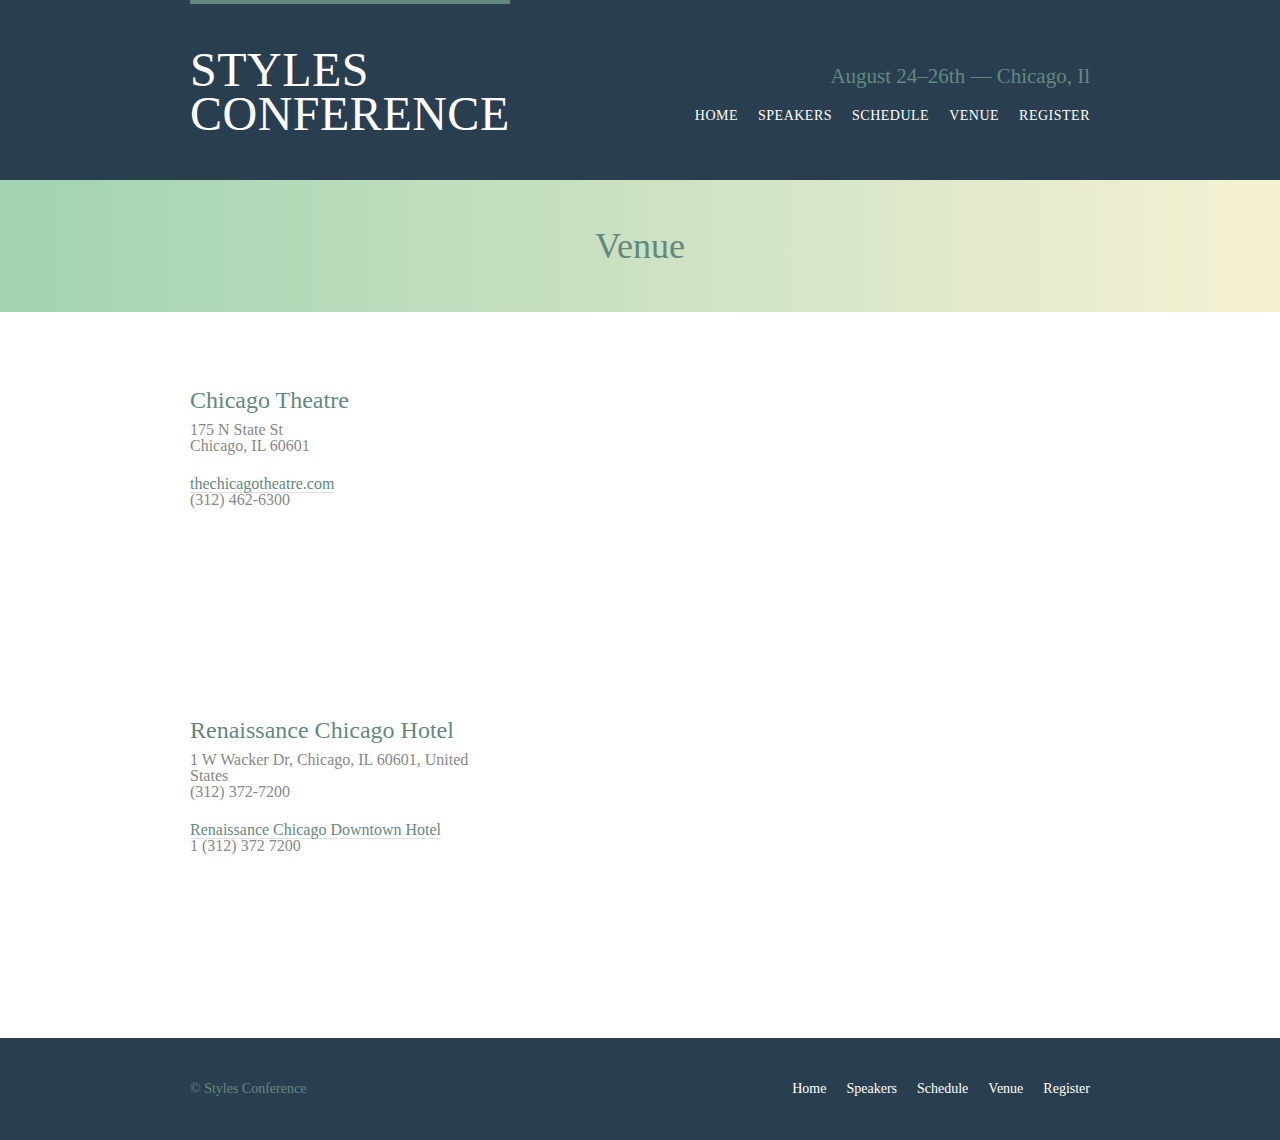
<file: venue.html>
<!DOCTYPE html>
<html lang="en">

  <head>
    <meta charset="utf-8">
    <title>Styles Conference</title>
    <link rel="stylesheet" href="./assets/stylesheets/index.css">
    <link rel="stylesheet" href="./assets/stylesheets/main.css">
  </head>

  <body>

    <!-- Header -->

    <header class="primary-header container group">

      <h1 class="logo">
        <a href="https://reddlake.github.io/styles-conference">Styles <br> Conference</a>
      </h1>

      <h3 class="tagline">August 24&ndash;26th &mdash; Chicago, Il</h3>

      <nav class="nav primary-nav">
        <ul>
         <li><a href="https://reddlake.github.io/styles-conference">Home</a></li><!--
        --><li><a href="https://reddlake.github.io/styles-conference/speakers.html">Speakers</a></li><!--
        --><li><a href="https://reddlake.github.io/styles-conference/schedule.html">Schedule</a></li><!--
        --><li><a href="https://reddlake.github.io/styles-conference/venue.html">Venue</a></li><!--
        --><li><a href="https://reddlake.github.io/styles-conference/register.html">Register</a></li>
        </ul>
       </nav>

    </header>

    <!-- Lead -->

    <section class="row-alt">
      <div class="lead container">
        <h1>
          Venue
        </h1>
        <p></p>
      </div>
    </section>

    <section class="row">
      <div class="grid">
        <section class="venue-theatre">
          <div class="col-1-3">
            <h2>Chicago Theatre</h2>
            <p>175 N State St <br> Chicago, IL 60601</p>
            <p><a href="http://www.thechicagotheatre.com/">thechicagotheatre.com</a> <br> (312) 462-6300</p>
          </div><!--
              --><iframe class="venue-map col-2-3" src="https://www.google.com/maps/embed?pb=!1m5!3m3!1m2!1s0x880e2ca55810a493%3A0x4700ddf60fcbfad6!2schicago+theatre!5e0!3m2!1sen!2sus!4v1388701393606"></iframe>
        </section>
        <section class="venue-hotel">
          <div class="col-1-3">
            <h2>Renaissance Chicago Hotel</h2>
            <p>1 W Wacker Dr, Chicago, IL 60601, United States<br> (312) 372-7200 </p>
            <p><a href="https://www.marriott.com/en-us/hotels/chisr-renaissance-chicago-downtown-hotel/overview/">Renaissance Chicago Downtown Hotel</a> <br> 1 (312) 372 7200</p>
          </div><!--
              --><iframe class="venue-map col-2-3" src="https://www.google.com/maps/embed?pb=!1m18!1m12!1m3!1d2970.309515393122!2d-87.63050158413046!3d41.88620017922159!2m3!1f0!2f0!3f0!3m2!1i1024!2i768!4f13.1!3m3!1m2!1s0x880e2cb020227579%3A0x8aeeb68ae868d714!2sRenaissance%20Chicago%20Downtown%20Hotel!5e0!3m2!1sen!2sca!4v1645064802415!5m2!1sen!2sca"></iframe>
        </section>
      </div>
    </section>
    <!-- Footer -->

    <footer class="primary-footer container group">
      
      <small>&copy; Styles Conference</small>
      
      <nav class="nav">
        <ul>
         <li><a href="https://reddlake.github.io/styles-conference">Home</a></li><!--
        --><li><a href="https://reddlake.github.io/styles-conference/speakers.html">Speakers</a></li><!--
        --><li><a href="https://reddlake.github.io/styles-conference/schedule.html">Schedule</a></li><!--
        --><li><a href="https://reddlake.github.io/styles-conference/venue.html">Venue</a></li><!--
        --><li><a href="https://reddlake.github.io/styles-conference/register.html">Register</a></li>
        </ul>
       </nav>
    </footer>

  </body>
</html>
</file>
<file: assets/stylesheets/main.css>
/* Custom styles*/
body {
    background: #293f50;
    color: #888;
    font: 300 16px/22px "Lato" "Open Sans", "Helvetic Neue", Helvetica, Arial, sans-serif;
}
h1, h2, h3, h4 {
    color: #648880;
}
h1 {
    font-size: 36px;
    line-height: 44px;
}
h2 {
    font-size: 24px;
    line-height: 44px;
}
h3 {
    font-size: 21px;
}
h4 {
    font-size: 18px;
}
h5 {
    color: #a9b2b9;
    font-size: 14px;
    font-weight: 400;
    text-transform: uppercase;
}
strong {
    font-weight: 400;
}
cite, em {
    font-style: italic;
}
.tagline {
    margin:66px 0 22px 0;
    text-align: right;
}
.primary-nav {
    font-size: 14px;
    font-weight: 400;
    letter-spacing: .5px;
    text-transform: uppercase;
}
.teaser a:hover h3 {
    color: #a9b2b9;
}

/* Speakers */

.speaker-info {
    border: 1px solid #dfe2e5;
    border-radius: 5px;
    margin-top: 88px;
    padding-bottom: 22px;
    text-align: center;
}
.speaker-info img {
    border-radius: 50%;
    height: 130px;
    margin: -66px 0 22px 0;
    vertical-align: top;
}
.speaker {
    margin-bottom: 44px;
}
.teaser img {
    border-radius: 5px;
    display: block;
    margin-bottom: 22px;
    max-width: 100%;
}

/* Venue */

.venue-theatre {
    margin-bottom: 66px;
}
.venue-hotel {
    margin-bottom: 22px;
}
.venue-map {
    height: 264px;
}
/* Navigation */

.nav {
    text-align: right;
}
.nav li {
    display: inline-block;
    margin: 0 10px;
    vertical-align: top;
}
.nav li:last-child {
    margin-right: 0;
}

/* Links */

a:hover {
    color: #a9b2b9;
}
a {
    color: #648880;
    text-decoration: none;
}
p a {
    border-bottom: 1px solid #dfe2e5;
}
.primary-header a,
.primary-footer a {
    color: #fff;
}
.primary-header a:hover,
.primary-header a:hover {
    color: #648880;
}
/* Grid */

*,
*:before,
*:after {
    -webkit-box-sizing: border-box;
    -moz-box-sizing: border-box;
    box-sizing: border-box;
}
.container,
.grid {
    margin:0 auto;
    width:960px;
}
.container {
    padding-left:30px;
    padding-right:30px;   
}
.col-1-3 {
    width: 33.33%;
}
.col-2-3 {
    width:66.66%;
}
.col-1-3,
.col-2-3 {
    display:inline-block;
    vertical-align:top;
}
.grid,
.col-1-3,
.col-2-3 {
    padding-left: 15px;
    padding-right: 15px;
}

/* Clearfix */

.group:before,
.group::after {
    content:"";
    display:table;
}
.group::after {
    clear: both;
}
.group {
    clear: both;
    *zoom: 1;
}
/* Typography */

h1, h3, h4, h5, p {
    margin-bottom:22px;
}

/* Leads */

.lead {
    text-align: center;
}
.lead p {
    font-size: 21px;
    line-height: 33px;
}

/* Rows */
.row,
.row-alt {
    min-width: 960px;
}
.row {
    background: #fff;
    padding:66px 0 44px 0;
}
.row-alt {
    background: #cbe2c1;
    background: -webkit-linear-gradient(to right, #a1d3b0, #f6f1d3);
    background: -moz-linear-gradient(to right, #a1d3b0, #f6f1d3);
    background: linear-gradient(to right, #a1d3b0, #f6f1d3);
    padding: 44px 0 22px 0;
}

/* Buttons */

.btn {
    border-radius: 5px;
    color: #fff;
    cursor: pointer;
    display:inline-block;
    font-weight: 400;
    letter-spacing: .5px;
    margin:0;
    text-transform: uppercase;
}
.btn-alt {
    border:1px solid #dfe2e5;
    padding:10px 30px;
}
.btn-alt:hover {
    background: #fff;
    color: #648880;
}
.btn-default {
    border: 0;
    background: #648880;
    padding: 11px 30px;
    font-size: 14px;
}
.btn-default:hover {
    background:#77a198;
}
/* Homepage styles */

.hero {
    color: #fff;
    line-height: 44px;
    padding:22px 80px 66px 80px;
    text-align: center;
}
.hero h2 {
    font-size: 36px;
}
.hero p {
    font-size: 24px;
    font-weight: 100;
}

/* Primary Header*/

.logo {
    border-top: 4px solid #648880;
    float: left;
    font-size: 48px;
    font-weight: 100;
    letter-spacing: .5px;
    line-height: 44px;
    padding: 44px 0 22px 0;
    text-transform: uppercase;
}

/* Primary Footer */

.primary-footer small {
    float: left;
    font-weight: 400;
}
.primary-footer {
    color: #648880;
    font-size: 14px;
    padding-bottom:44px;
    padding-top: 44px;
}

/* Register */

.why-attend {
    list-style: square;
    margin: 0 0 22px 30px;
}
form {
    margin-bottom: 22px;
}
input,
select,
textarea {
    font: 300 16px/22px "Lato", "Open Sans", "Helvetica Neue", Helvetica, Arial, sans-serif;
}
.register-group label {
    color: #648880;
    cursor: pointer;
    font-weight: 400;
}
.register-group input,
.register-group select,
.register-group textarea {
    border: 1px solid #c6c9cc;
    border-radius: 5px;
    color: #888;
    display: block;
    margin: 5px 0 27px 0;
    padding: 5px 8px;
}
.register-group input,
.register-group textarea {
    width: 100%;
}
.register-group select {
    height: 34px;
    width: 60px;
}
.register-group textarea {
    height: 78px;
}
</file>
<file: assets/stylesheets/index.css>
/* http://meyerweb.com/eric/tools/css/reset/ 
   v2.0 | 20110126
   License: none (public domain)
*/

html, body, div, span, applet, object, iframe,
h1, h2, h3, h4, h5, h6, p, blockquote, pre,
a, abbr, acronym, address, big, cite, code,
del, dfn, em, img, ins, kbd, q, s, samp,
small, strike, strong, sub, sup, tt, var,
b, u, i, center,
dl, dt, dd, ol, ul, li,
fieldset, form, label, legend,
table, caption, tbody, tfoot, thead, tr, th, td,
article, aside, canvas, details, embed, 
figure, figcaption, footer, header, hgroup, 
menu, nav, output, ruby, section, summary,
time, mark, audio, video {
	margin: 0;
	padding: 0;
	border: 0;
	font-size: 100%;
	font: inherit;
	vertical-align: baseline;
}
/* HTML5 display-role reset for older browsers */
article, aside, details, figcaption, figure, 
footer, header, hgroup, menu, nav, section {
	display: block;
}
body {
	line-height: 1;
}
ol, ul {
	list-style: none;
}
blockquote, q {
	quotes: none;
}
blockquote:before, blockquote:after,
q:before, q:after {
	content: '';
	content: none;
}
table {
	border-collapse: collapse;
	border-spacing: 0;
}
</file>
